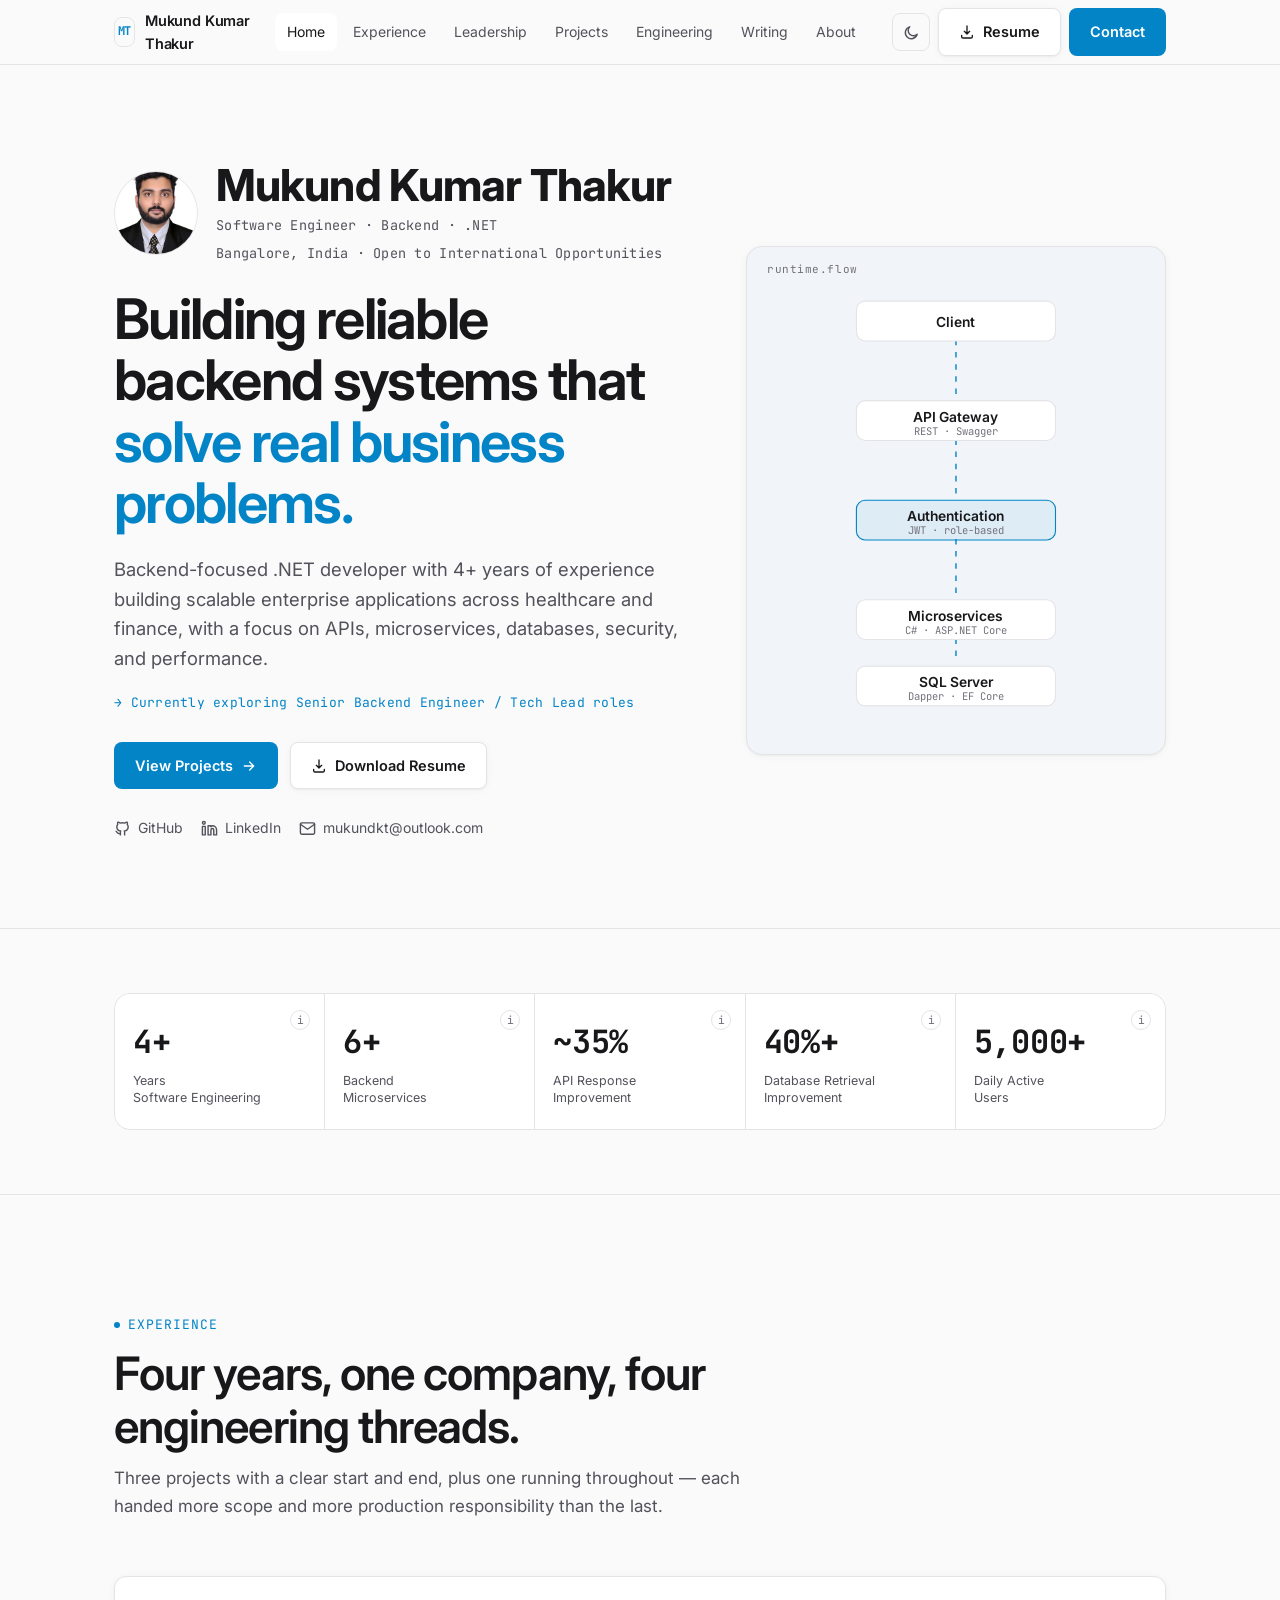
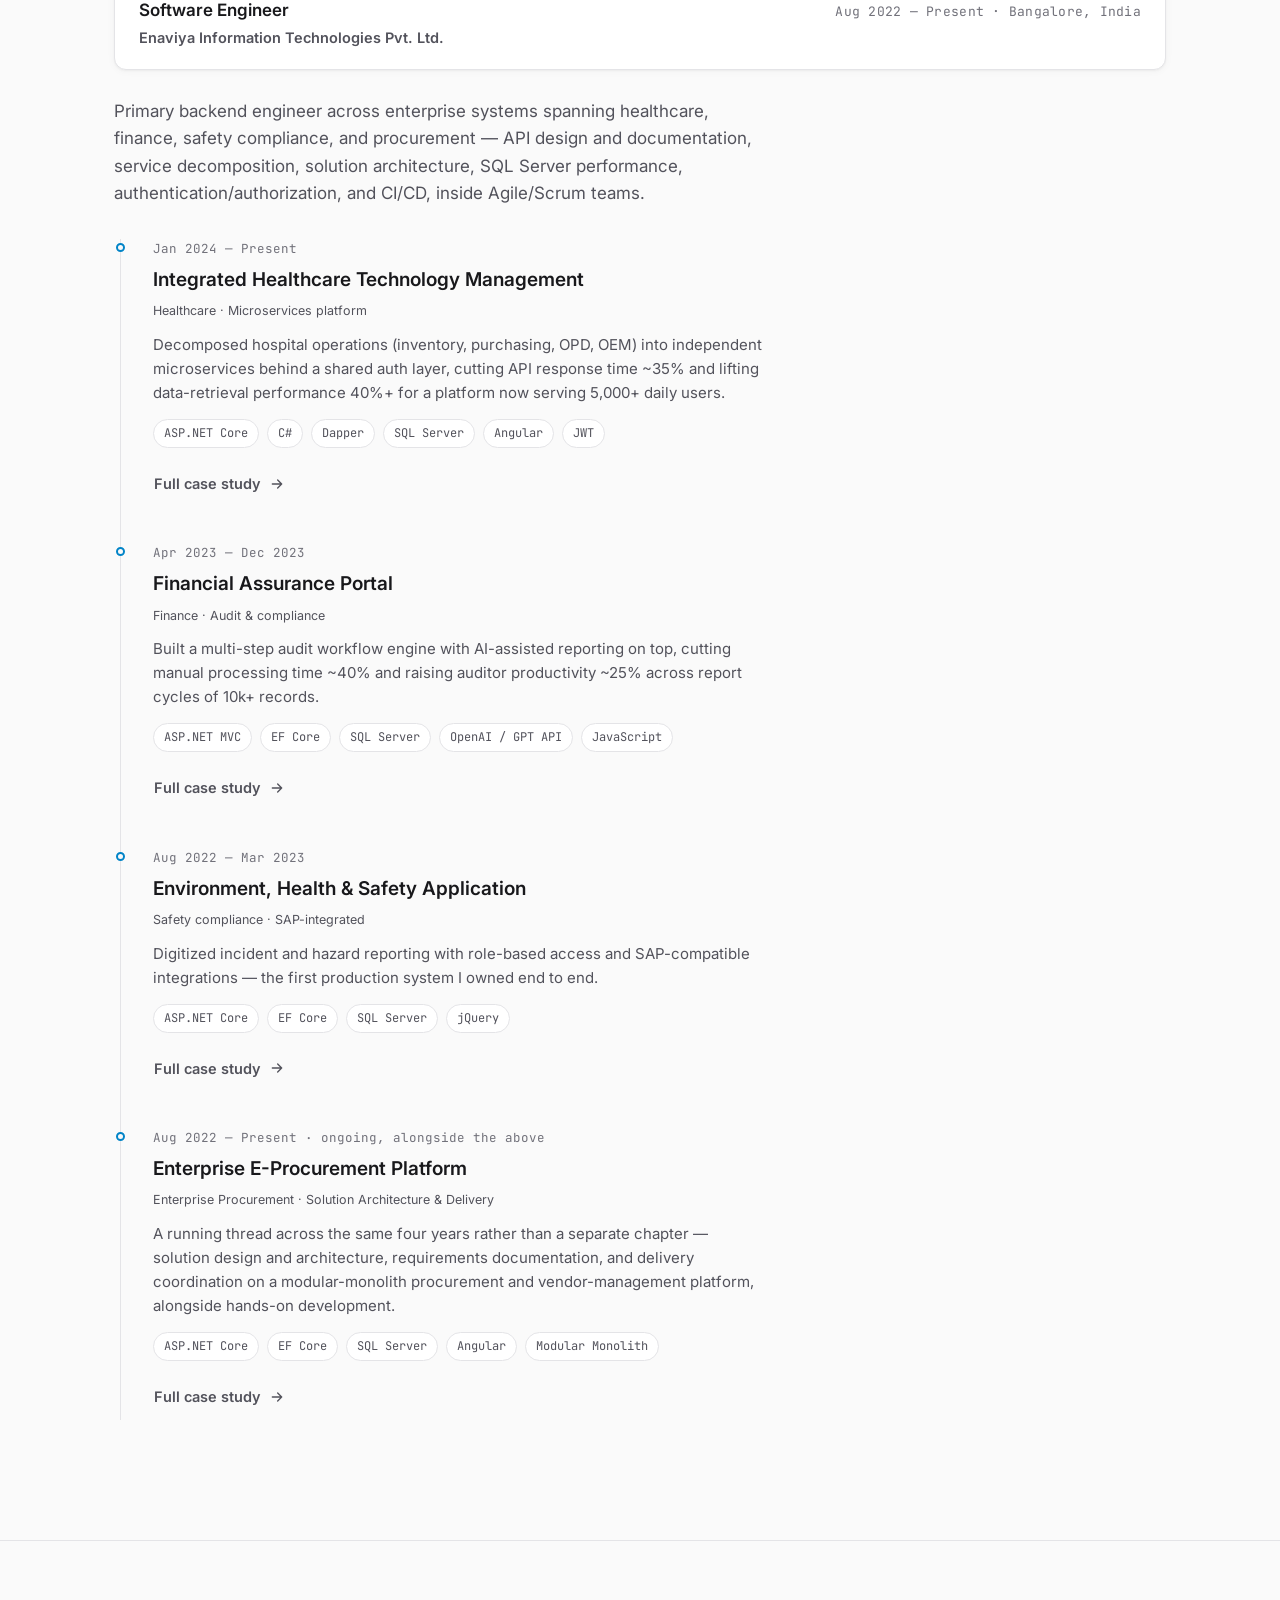
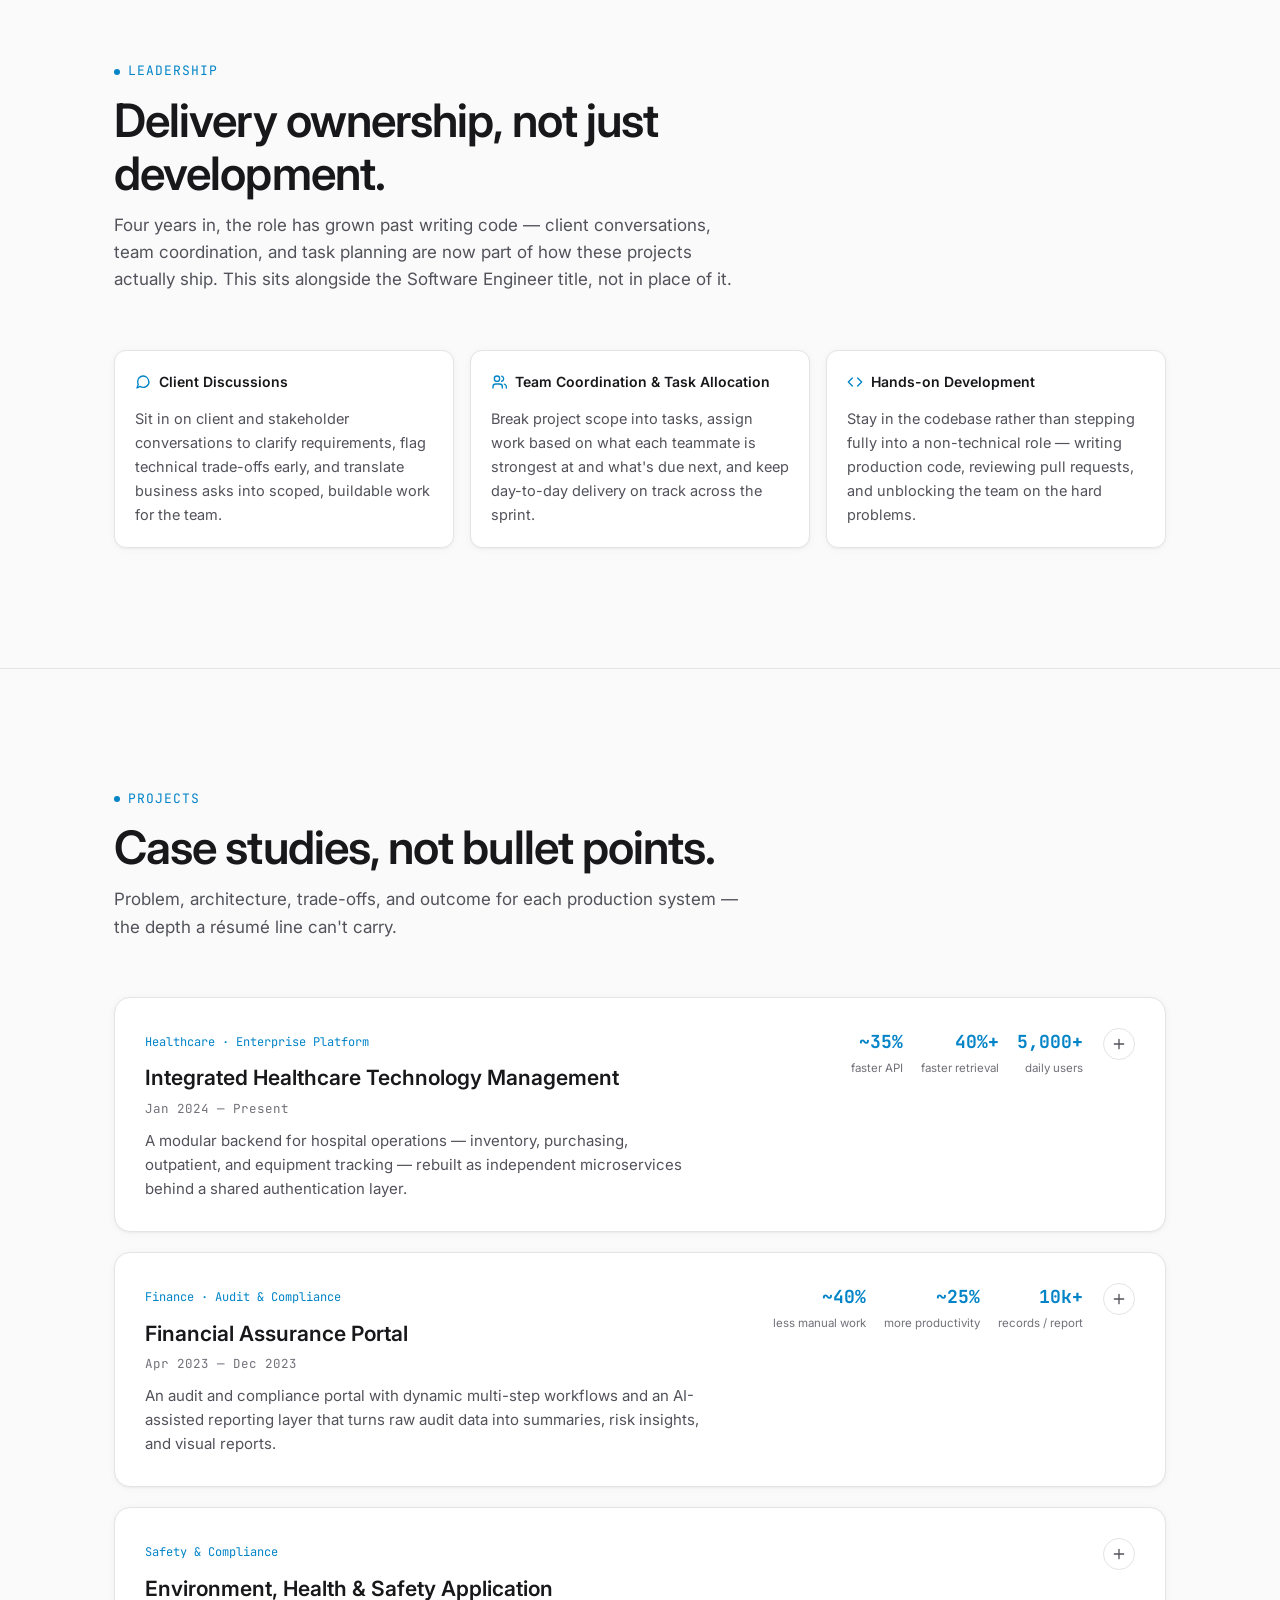
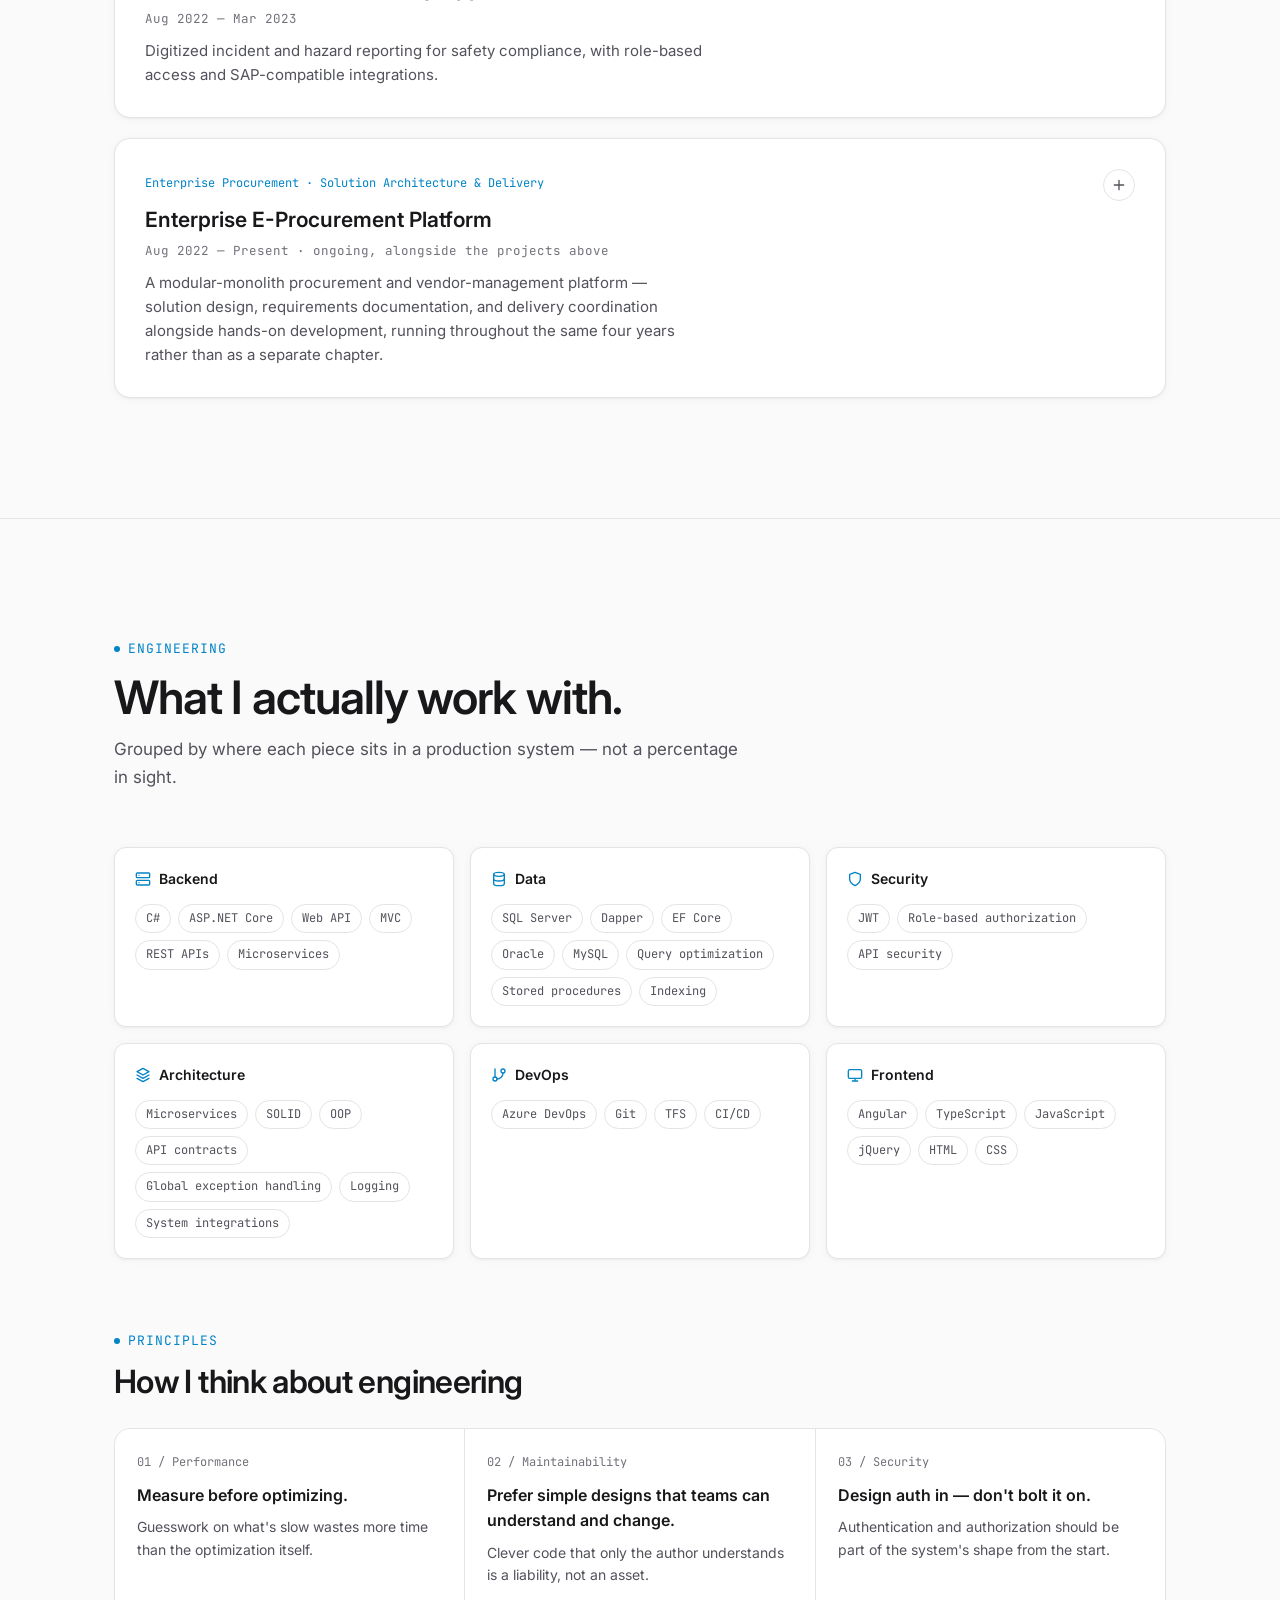
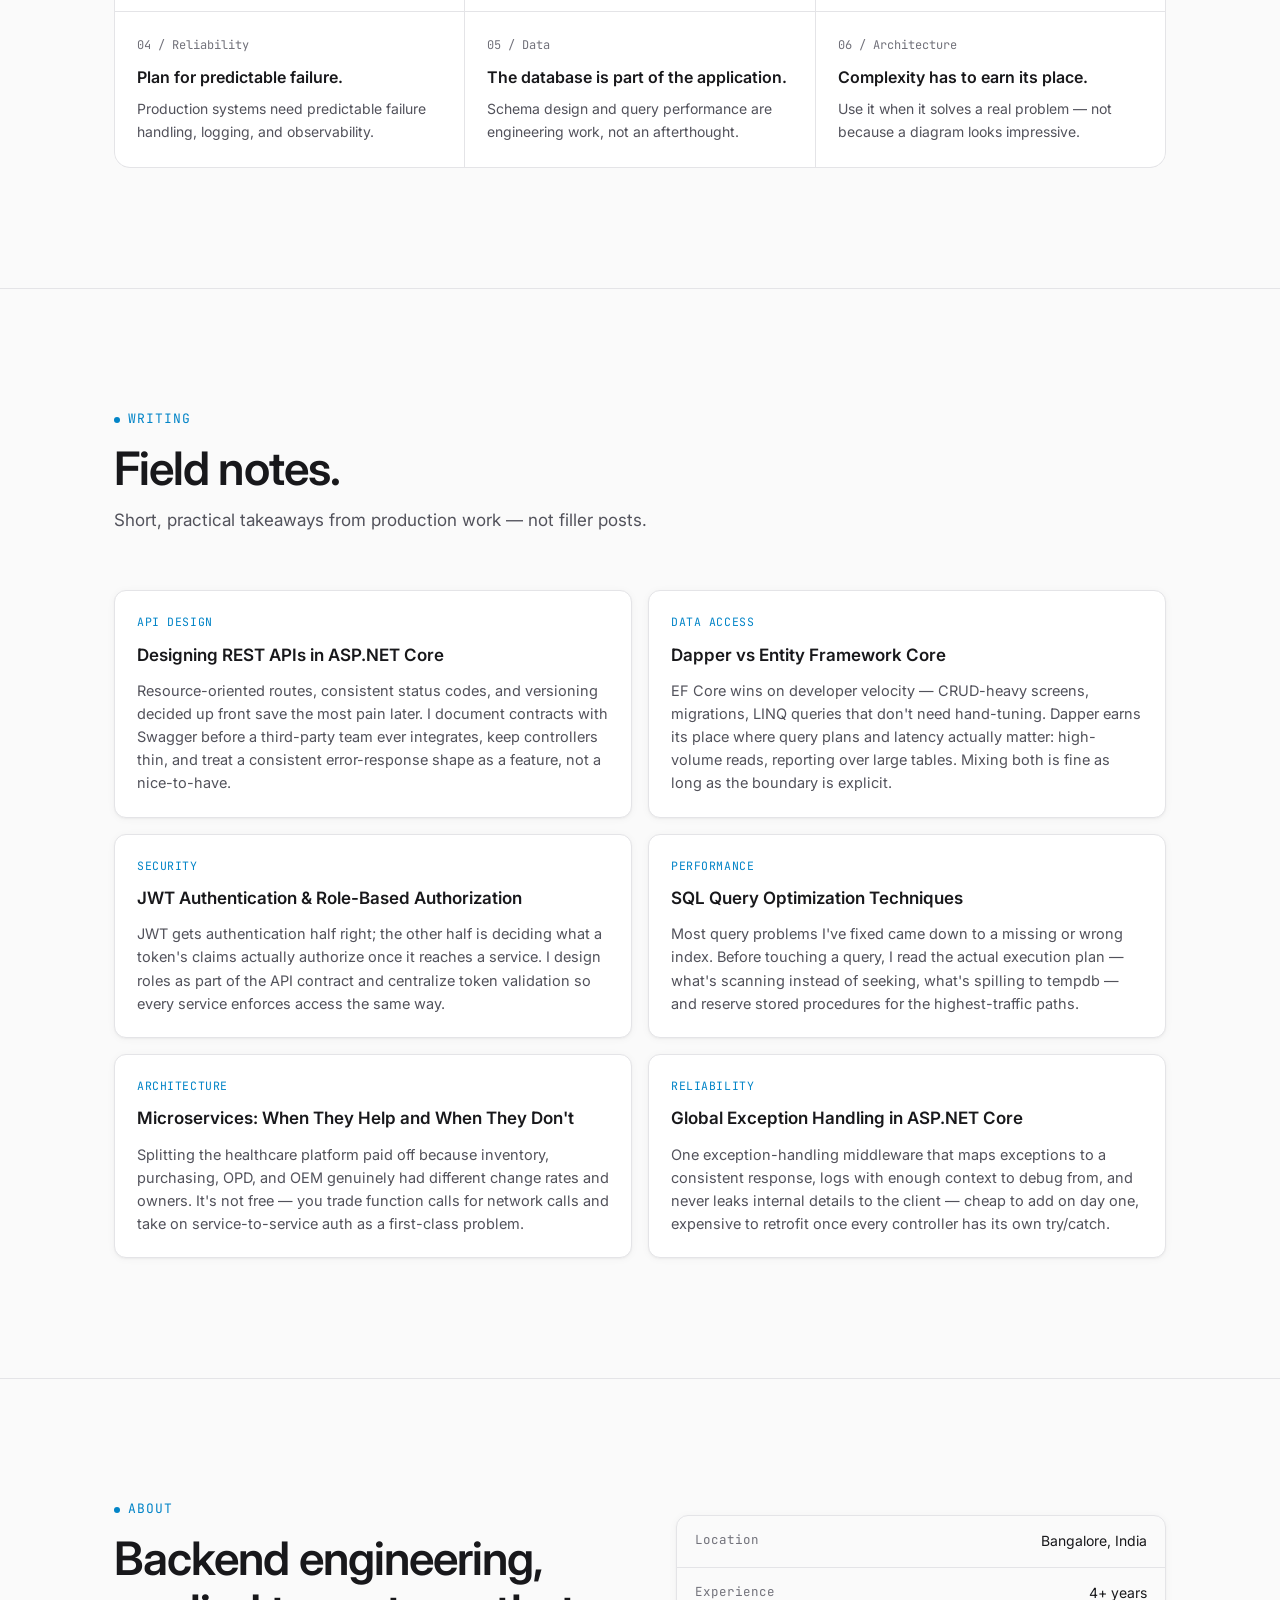
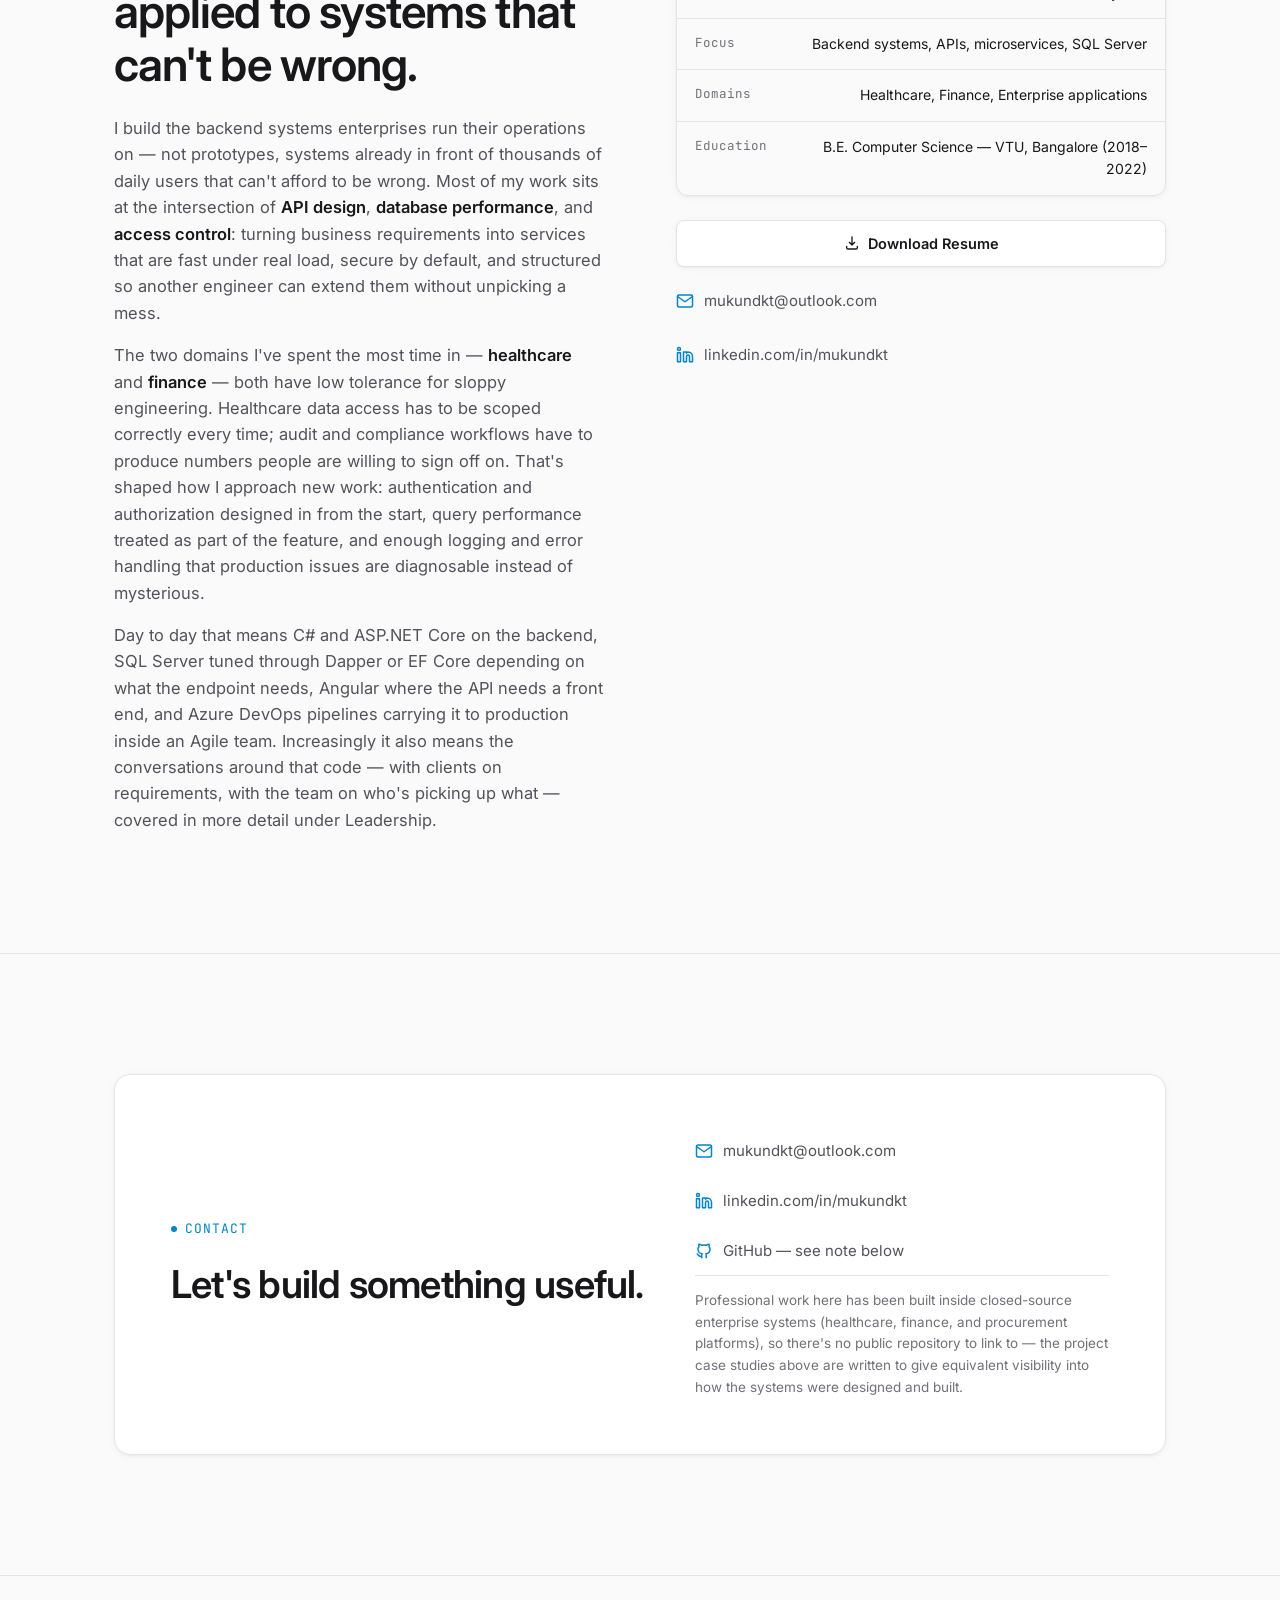
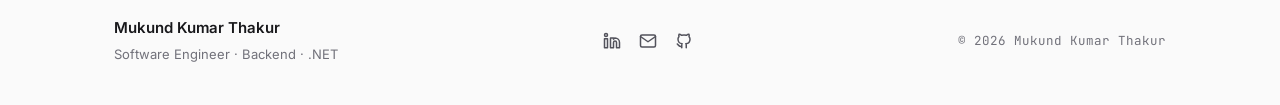
<file: public/index.html>
<!doctype html>
<html lang="en">
<head>
<meta charset="UTF-8">
<meta name="viewport" content="width=device-width, initial-scale=1">
<script>
  (function () {
    try {
      var stored = localStorage.getItem('theme');
      var theme = stored || 'light';
      document.documentElement.setAttribute('data-theme', theme);
    } catch (e) {}
  })();
</script>
<title>Mukund Kumar Thakur | Software Engineer</title>
<meta name="description" content="Mukund Kumar Thakur — Software Engineer specializing in .NET, C#, ASP.NET Core, and microservices. 4+ years building backend systems, REST APIs, and SQL Server-backed platforms for healthcare and finance.">
<meta name="author" content="Mukund Kumar Thakur">
<link rel="canonical" href="https://portfolio-code-raiders.vercel.app/">

<!-- Open Graph -->
<meta property="og:type" content="website">
<meta property="og:title" content="Mukund Kumar Thakur | Software Engineer">
<meta property="og:description" content="Backend-focused .NET developer with 4+ years of experience building scalable enterprise applications across healthcare and finance — APIs, microservices, databases, security, performance.">
<meta property="og:url" content="https://portfolio-code-raiders.vercel.app/">
<meta property="og:site_name" content="Mukund Kumar Thakur">
<meta property="og:image" content="https://portfolio-code-raiders.vercel.app/og-image.png">
<meta property="og:image:width" content="1200">
<meta property="og:image:height" content="630">

<!-- Twitter -->
<meta name="twitter:card" content="summary_large_image">
<meta name="twitter:title" content="Mukund Kumar Thakur | Software Engineer">
<meta name="twitter:description" content="Backend-focused .NET developer — APIs, microservices, SQL Server, security, and performance for healthcare and finance platforms.">
<meta name="twitter:image" content="https://portfolio-code-raiders.vercel.app/og-image.png">

<link rel="icon" type="image/svg+xml" href="favicon.svg">
<meta name="theme-color" content="#FAFAFA">

<link rel="preconnect" href="https://fonts.googleapis.com">
<link rel="preconnect" href="https://fonts.gstatic.com" crossorigin>
<link href="https://fonts.googleapis.com/css2?family=Inter:wght@400;500;600;650;700&family=JetBrains+Mono:wght@400;500;600;700&display=swap" rel="stylesheet">
<link rel="stylesheet" href="styles.css">
<noscript><style>.reveal { opacity: 1 !important; transform: none !important; }</style></noscript>

<script type="application/ld+json">
{
  "@context": "https://schema.org",
  "@type": "Person",
  "name": "Mukund Kumar Thakur",
  "jobTitle": "Software Engineer",
  "url": "https://portfolio-code-raiders.vercel.app/",
  "email": "mailto:mukundkt@outlook.com",
  "address": { "@type": "PostalAddress", "addressLocality": "Bangalore", "addressCountry": "IN" },
  "sameAs": ["https://www.linkedin.com/in/mukundkt/"],
  "knowsAbout": ["C#", "ASP.NET Core", "Microservices", "REST APIs", "SQL Server", "Angular"]
}
</script>
</head>
<body>

<a class="skip-link" href="#main">Skip to content</a>

<!-- Icon sprite -->
<svg width="0" height="0" style="position:absolute" aria-hidden="true">
  <defs>
    <symbol id="icon-mail" viewBox="0 0 24 24" fill="none" stroke="currentColor" stroke-width="2" stroke-linecap="round" stroke-linejoin="round">
      <rect x="2" y="4" width="20" height="16" rx="2"/><path d="m22 6-10 7L2 6"/>
    </symbol>
    <symbol id="icon-linkedin" viewBox="0 0 24 24" fill="none" stroke="currentColor" stroke-width="2" stroke-linecap="round" stroke-linejoin="round">
      <path d="M16 8a6 6 0 0 1 6 6v7h-4v-7a2 2 0 0 0-4 0v7h-4V8h4v1.5A5.98 5.98 0 0 1 16 8Z"/>
      <rect x="2" y="9" width="4" height="12"/><circle cx="4" cy="4" r="2"/>
    </symbol>
    <symbol id="icon-github" viewBox="0 0 24 24" fill="none" stroke="currentColor" stroke-width="2" stroke-linecap="round" stroke-linejoin="round">
      <path d="M9 19c-4.3 1.4-4.3-2.5-6-3m12 5v-3.5c0-1 .1-1.4-.5-2 2.8-.3 5.5-1.4 5.5-6a4.6 4.6 0 0 0-1.3-3.2 4.2 4.2 0 0 0-.1-3.2s-1.1-.3-3.5 1.3a12.3 12.3 0 0 0-6.2 0C6.5 2.8 5.4 3.1 5.4 3.1a4.2 4.2 0 0 0-.1 3.2A4.6 4.6 0 0 0 4 9.5c0 4.6 2.7 5.7 5.5 6-.6.6-.6 1.2-.5 2V21"/>
    </symbol>
    <symbol id="icon-download" viewBox="0 0 24 24" fill="none" stroke="currentColor" stroke-width="2" stroke-linecap="round" stroke-linejoin="round">
      <path d="M12 3v12m0 0 4-4m-4 4-4-4M4 17v2a2 2 0 0 0 2 2h12a2 2 0 0 0 2-2v-2"/>
    </symbol>
    <symbol id="icon-arrow-right" viewBox="0 0 24 24" fill="none" stroke="currentColor" stroke-width="2" stroke-linecap="round" stroke-linejoin="round">
      <path d="M5 12h14m-6-6 6 6-6 6"/>
    </symbol>
    <symbol id="icon-menu" viewBox="0 0 24 24" fill="none" stroke="currentColor" stroke-width="2" stroke-linecap="round" stroke-linejoin="round">
      <path d="M4 7h16M4 12h16M4 17h16"/>
    </symbol>
    <symbol id="icon-close" viewBox="0 0 24 24" fill="none" stroke="currentColor" stroke-width="2" stroke-linecap="round" stroke-linejoin="round">
      <path d="M18 6 6 18M6 6l12 12"/>
    </symbol>
    <symbol id="icon-plus" viewBox="0 0 24 24" fill="none" stroke="currentColor" stroke-width="2" stroke-linecap="round" stroke-linejoin="round">
      <path d="M12 5v14M5 12h14"/>
    </symbol>
    <symbol id="icon-server" viewBox="0 0 24 24" fill="none" stroke="currentColor" stroke-width="2" stroke-linecap="round" stroke-linejoin="round">
      <rect x="2" y="3" width="20" height="7" rx="1.5"/><rect x="2" y="14" width="20" height="7" rx="1.5"/>
      <path d="M6 6.5h.01M6 17.5h.01"/>
    </symbol>
    <symbol id="icon-database" viewBox="0 0 24 24" fill="none" stroke="currentColor" stroke-width="2" stroke-linecap="round" stroke-linejoin="round">
      <ellipse cx="12" cy="5" rx="8" ry="3"/><path d="M4 5v14c0 1.7 3.6 3 8 3s8-1.3 8-3V5"/><path d="M4 12c0 1.7 3.6 3 8 3s8-1.3 8-3"/>
    </symbol>
    <symbol id="icon-shield" viewBox="0 0 24 24" fill="none" stroke="currentColor" stroke-width="2" stroke-linecap="round" stroke-linejoin="round">
      <path d="M12 22s8-4 8-10V5l-8-3-8 3v7c0 6 8 10 8 10Z"/>
    </symbol>
    <symbol id="icon-layers" viewBox="0 0 24 24" fill="none" stroke="currentColor" stroke-width="2" stroke-linecap="round" stroke-linejoin="round">
      <path d="m12 2 9 5-9 5-9-5 9-5Z"/><path d="m3 12 9 5 9-5"/><path d="m3 17 9 5 9-5"/>
    </symbol>
    <symbol id="icon-git-branch" viewBox="0 0 24 24" fill="none" stroke="currentColor" stroke-width="2" stroke-linecap="round" stroke-linejoin="round">
      <line x1="6" y1="3" x2="6" y2="15"/><circle cx="18" cy="6" r="3"/><circle cx="6" cy="18" r="3"/>
      <path d="M18 9a9 9 0 0 1-9 9"/>
    </symbol>
    <symbol id="icon-monitor" viewBox="0 0 24 24" fill="none" stroke="currentColor" stroke-width="2" stroke-linecap="round" stroke-linejoin="round">
      <rect x="2" y="4" width="20" height="13" rx="2"/><path d="M8 21h8M12 17v4"/>
    </symbol>
    <symbol id="icon-users" viewBox="0 0 24 24" fill="none" stroke="currentColor" stroke-width="2" stroke-linecap="round" stroke-linejoin="round">
      <path d="M17 21v-2a4 4 0 0 0-4-4H7a4 4 0 0 0-4 4v2"/><circle cx="9" cy="7" r="4"/>
      <path d="M23 21v-2a4 4 0 0 0-3-3.87M16 3.13a4 4 0 0 1 0 7.75"/>
    </symbol>
    <symbol id="icon-message" viewBox="0 0 24 24" fill="none" stroke="currentColor" stroke-width="2" stroke-linecap="round" stroke-linejoin="round">
      <path d="M21 11.5a8.38 8.38 0 0 1-4.5 7.4 8.5 8.5 0 0 1-8.9-.3L3 21l1.9-5.7a8.38 8.38 0 0 1-.9-3.8 8.5 8.5 0 0 1 8-8.5h.5a8.48 8.48 0 0 1 8 8v.5Z"/>
    </symbol>
    <symbol id="icon-code" viewBox="0 0 24 24" fill="none" stroke="currentColor" stroke-width="2" stroke-linecap="round" stroke-linejoin="round">
      <polyline points="16 18 22 12 16 6"/><polyline points="8 6 2 12 8 18"/>
    </symbol>
    <symbol id="icon-sun" viewBox="0 0 24 24" fill="none" stroke="currentColor" stroke-width="2" stroke-linecap="round" stroke-linejoin="round">
      <circle cx="12" cy="12" r="4"/>
      <path d="M12 2v2M12 20v2M4.93 4.93l1.41 1.41M17.66 17.66l1.41 1.41M2 12h2M20 12h2M4.93 19.07l1.41-1.41M17.66 6.34l1.41-1.41"/>
    </symbol>
    <symbol id="icon-moon" viewBox="0 0 24 24" fill="none" stroke="currentColor" stroke-width="2" stroke-linecap="round" stroke-linejoin="round">
      <path d="M20 14.5A8.5 8.5 0 1 1 9.5 4a7 7 0 0 0 10.5 10.5Z"/>
    </symbol>
  </defs>
</svg>

<header class="nav">
  <div class="nav-inner">
    <a class="brand" href="#home" aria-label="Mukund Kumar Thakur — home">
      <span class="brand-mark" aria-hidden="true">MT</span>
      <span class="brand-name">Mukund Kumar Thakur</span>
    </a>
    <nav class="nav-links" aria-label="Primary">
      <a href="#home">Home</a>
      <a href="#experience">Experience</a>
      <a href="#leadership">Leadership</a>
      <a href="#projects">Projects</a>
      <a href="#engineering">Engineering</a>
      <a href="#writing">Writing</a>
      <a href="#about">About</a>
    </nav>
    <div class="nav-right">
      <button class="theme-toggle" id="theme-toggle" aria-label="Switch to light theme">
        <svg width="17" height="17" aria-hidden="true" class="icon-sun"><use href="#icon-sun"/></svg>
        <svg width="17" height="17" aria-hidden="true" class="icon-moon"><use href="#icon-moon"/></svg>
      </button>
      <a class="btn btn-secondary" href="Mukund_Kumar_Thakur_Resume.pdf" download>
        <svg width="16" height="16" aria-hidden="true"><use href="#icon-download"/></svg>
        <span>Resume</span>
      </a>
      <a class="btn btn-primary" href="#contact">
        <span>Contact</span>
      </a>
      <button class="nav-toggle" id="nav-toggle" aria-label="Open menu" aria-expanded="false" aria-controls="mobile-menu">
        <svg width="20" height="20" aria-hidden="true"><use href="#icon-menu"/></svg>
      </button>
    </div>
  </div>
</header>

<div class="mobile-menu" id="mobile-menu">
  <ul>
    <li><a href="#home">Home</a></li>
    <li><a href="#experience">Experience</a></li>
    <li><a href="#leadership">Leadership</a></li>
    <li><a href="#projects">Projects</a></li>
    <li><a href="#engineering">Engineering</a></li>
    <li><a href="#writing">Writing</a></li>
    <li><a href="#about">About</a></li>
    <li><a href="#contact">Contact</a></li>
  </ul>
  <div class="nav-right">
    <button class="theme-toggle theme-toggle-mobile" id="theme-toggle-mobile" aria-label="Switch to light theme">
      <svg width="17" height="17" aria-hidden="true" class="icon-sun"><use href="#icon-sun"/></svg>
      <svg width="17" height="17" aria-hidden="true" class="icon-moon"><use href="#icon-moon"/></svg>
      <span class="theme-toggle-label">Light mode</span>
    </button>
    <a class="btn btn-secondary" href="Mukund_Kumar_Thakur_Resume.pdf" download>
      <svg width="16" height="16" aria-hidden="true"><use href="#icon-download"/></svg>
      <span>Download Resume</span>
    </a>
  </div>
</div>

<main id="main">

  <!-- ============================= HOME / HERO ============================= -->
  <section id="home" class="hero" aria-labelledby="hero-heading">
    <div class="container hero-grid">
      <div class="hero-copy reveal">
        <div class="hero-identity">
          <img class="hero-avatar" src="mukund-avatar.jpg" alt="Portrait of Mukund Kumar Thakur" width="84" height="84">
          <div>
            <p class="hero-name">Mukund Kumar Thakur</p>
            <p class="hero-role text-mono">Software Engineer · Backend · .NET</p>
            <p class="hero-role text-mono">Bangalore, India · Open to International Opportunities</p>
          </div>
        </div>
        <h1 id="hero-heading">Building reliable backend systems that <span class="accent-text">solve real business problems.</span></h1>
        <p class="hero-sub">Backend-focused .NET developer with 4+ years of experience building scalable enterprise applications across healthcare and finance, with a focus on APIs, microservices, databases, security, and performance.</p>
        <p class="hero-target text-mono">→ Currently exploring Senior Backend Engineer / Tech Lead roles</p>
        <div class="hero-cta">
          <a class="btn btn-primary" href="#projects">
            <span>View Projects</span>
            <svg width="16" height="16" aria-hidden="true"><use href="#icon-arrow-right"/></svg>
          </a>
          <a class="btn btn-secondary" href="Mukund_Kumar_Thakur_Resume.pdf" download>
            <svg width="16" height="16" aria-hidden="true"><use href="#icon-download"/></svg>
            <span>Download Resume</span>
          </a>
        </div>
        <div class="hero-meta">
          <a href="#contact" title="Professional work is closed-source — see the Contact section">
            <svg aria-hidden="true"><use href="#icon-github"/></svg> GitHub
          </a>
          <a href="https://www.linkedin.com/in/mukundkt/" target="_blank" rel="noopener noreferrer">
            <svg aria-hidden="true"><use href="#icon-linkedin"/></svg> LinkedIn
          </a>
          <a href="mailto:mukundkt@outlook.com">
            <svg aria-hidden="true"><use href="#icon-mail"/></svg> mukundkt@outlook.com
          </a>
        </div>
      </div>

      <div class="hero-visual reveal">
        <svg class="diagram" viewBox="0 0 320 400" xmlns="http://www.w3.org/2000/svg" role="img" aria-label="Diagram: Client connects through an API Gateway, then Authentication, into Microservices, backed by SQL Server">
          <line class="flow-line animated" x1="160" y1="55" x2="160" y2="105"/>
          <line class="flow-line animated" x1="160" y1="145" x2="160" y2="195"/>
          <line class="flow-line animated" x1="160" y1="235" x2="160" y2="285"/>
          <line class="flow-line animated" x1="160" y1="325" x2="160" y2="345"/>

          <rect class="node-rect" x="70" y="20" width="180" height="36" rx="8"/>
          <text class="node-label" x="160" y="43">Client</text>

          <rect class="node-rect" x="70" y="110" width="180" height="36" rx="8"/>
          <text class="node-label" x="160" y="129">API Gateway</text>
          <text class="node-sublabel" x="160" y="141">REST · Swagger</text>

          <rect class="node-rect accent-node" x="70" y="200" width="180" height="36" rx="8"/>
          <text class="node-label" x="160" y="219">Authentication</text>
          <text class="node-sublabel" x="160" y="231">JWT · role-based</text>

          <rect class="node-rect" x="70" y="290" width="180" height="36" rx="8"/>
          <text class="node-label" x="160" y="309">Microservices</text>
          <text class="node-sublabel" x="160" y="321">C# · ASP.NET Core</text>

          <rect class="node-rect" x="70" y="350" width="180" height="36" rx="8"/>
          <text class="node-label" x="160" y="369">SQL Server</text>
          <text class="node-sublabel" x="160" y="381">Dapper · EF Core</text>
        </svg>
      </div>
    </div>
  </section>

  <!-- ============================= SNAPSHOT ============================= -->
  <section class="snapshot" aria-label="Engineering snapshot">
    <div class="container reveal">
      <div class="snapshot-grid">

        <div class="metric-card">
          <button class="metric-info-btn" aria-expanded="false" aria-controls="detail-years" aria-label="More detail about years of software engineering">i</button>
          <div class="metric-value">4+</div>
          <div class="metric-label">Years<br>Software Engineering</div>
          <div class="metric-detail" id="detail-years">Since August 2022 at Enaviya Information Technologies, across healthcare, finance, safety-compliance, and enterprise procurement.</div>
        </div>

        <div class="metric-card">
          <button class="metric-info-btn" aria-expanded="false" aria-controls="detail-services" aria-label="More detail about backend microservices">i</button>
          <div class="metric-value">6+</div>
          <div class="metric-label">Backend<br>Microservices</div>
          <div class="metric-detail" id="detail-services">Inventory, Purchase, OPD, OEM, and supporting services on the healthcare platform — built on ASP.NET Core and C#.</div>
        </div>

        <div class="metric-card">
          <button class="metric-info-btn" aria-expanded="false" aria-controls="detail-api" aria-label="More detail about API response improvement">i</button>
          <div class="metric-value">~35%</div>
          <div class="metric-label">API Response<br>Improvement</div>
          <div class="metric-detail" id="detail-api">From SOLID-driven microservice decomposition on the healthcare platform's highest-traffic endpoints.</div>
        </div>

        <div class="metric-card">
          <button class="metric-info-btn" aria-expanded="false" aria-controls="detail-db" aria-label="More detail about database retrieval improvement">i</button>
          <div class="metric-value">40%+</div>
          <div class="metric-label">Database Retrieval<br>Improvement</div>
          <div class="metric-detail" id="detail-db">Query and stored-procedure optimization via Dapper on high-volume transactional tables.</div>
        </div>

        <div class="metric-card">
          <button class="metric-info-btn" aria-expanded="false" aria-controls="detail-dau" aria-label="More detail about daily active users">i</button>
          <div class="metric-value">5,000+</div>
          <div class="metric-label">Daily Active<br>Users</div>
          <div class="metric-detail" id="detail-dau">Clinical and administrative users on the healthcare platform's Angular front end.</div>
        </div>

      </div>
    </div>
  </section>

  <!-- ============================= EXPERIENCE ============================= -->
  <section id="experience" aria-labelledby="experience-heading">
    <div class="container">
      <div class="section-head reveal">
        <p class="eyebrow">Experience</p>
        <h2 class="section-title" id="experience-heading">Four years, one company, four engineering threads.</h2>
        <p class="section-desc">Three projects with a clear start and end, plus one running throughout — each handed more scope and more production responsibility than the last.</p>
      </div>

      <div class="timeline-header reveal">
        <div>
          <div class="role">Software Engineer</div>
          <div class="company">Enaviya Information Technologies Pvt. Ltd.</div>
        </div>
        <div class="text-mono">Aug 2022 — Present · Bangalore, India</div>
      </div>

      <p class="section-desc reveal" style="margin-bottom:32px;">Primary backend engineer across enterprise systems spanning healthcare, finance, safety compliance, and procurement — API design and documentation, service decomposition, solution architecture, SQL Server performance, authentication/authorization, and CI/CD, inside Agile/Scrum teams.</p>

      <div class="timeline">
        <div class="timeline-item reveal">
          <div class="timeline-period">Jan 2024 — Present</div>
          <h3>Integrated Healthcare Technology Management</h3>
          <span class="timeline-domain">Healthcare · Microservices platform</span>
          <p class="timeline-summary">Decomposed hospital operations (inventory, purchasing, OPD, OEM) into independent microservices behind a shared auth layer, cutting API response time ~35% and lifting data-retrieval performance 40%+ for a platform now serving 5,000+ daily users.</p>
          <div class="timeline-tech">
            <span class="badge">ASP.NET Core</span><span class="badge">C#</span><span class="badge">Dapper</span>
            <span class="badge">SQL Server</span><span class="badge">Angular</span><span class="badge">JWT</span>
          </div>
          <a class="btn btn-ghost" href="#project-healthcare" style="padding-left:0;margin-top:12px;">
            Full case study <svg width="14" height="14" aria-hidden="true"><use href="#icon-arrow-right"/></svg>
          </a>
        </div>

        <div class="timeline-item reveal">
          <div class="timeline-period">Apr 2023 — Dec 2023</div>
          <h3>Financial Assurance Portal</h3>
          <span class="timeline-domain">Finance · Audit &amp; compliance</span>
          <p class="timeline-summary">Built a multi-step audit workflow engine with AI-assisted reporting on top, cutting manual processing time ~40% and raising auditor productivity ~25% across report cycles of 10k+ records.</p>
          <div class="timeline-tech">
            <span class="badge">ASP.NET MVC</span><span class="badge">EF Core</span><span class="badge">SQL Server</span>
            <span class="badge">OpenAI / GPT API</span><span class="badge">JavaScript</span>
          </div>
          <a class="btn btn-ghost" href="#project-financial" style="padding-left:0;margin-top:12px;">
            Full case study <svg width="14" height="14" aria-hidden="true"><use href="#icon-arrow-right"/></svg>
          </a>
        </div>

        <div class="timeline-item reveal">
          <div class="timeline-period">Aug 2022 — Mar 2023</div>
          <h3>Environment, Health &amp; Safety Application</h3>
          <span class="timeline-domain">Safety compliance · SAP-integrated</span>
          <p class="timeline-summary">Digitized incident and hazard reporting with role-based access and SAP-compatible integrations — the first production system I owned end to end.</p>
          <div class="timeline-tech">
            <span class="badge">ASP.NET Core</span><span class="badge">EF Core</span><span class="badge">SQL Server</span><span class="badge">jQuery</span>
          </div>
          <a class="btn btn-ghost" href="#project-ehs" style="padding-left:0;margin-top:12px;">
            Full case study <svg width="14" height="14" aria-hidden="true"><use href="#icon-arrow-right"/></svg>
          </a>
        </div>

        <div class="timeline-item reveal">
          <div class="timeline-period">Aug 2022 — Present · ongoing, alongside the above</div>
          <h3>Enterprise E-Procurement Platform</h3>
          <span class="timeline-domain">Enterprise Procurement · Solution Architecture &amp; Delivery</span>
          <p class="timeline-summary">A running thread across the same four years rather than a separate chapter — solution design and architecture, requirements documentation, and delivery coordination on a modular-monolith procurement and vendor-management platform, alongside hands-on development.</p>
          <div class="timeline-tech">
            <span class="badge">ASP.NET Core</span><span class="badge">EF Core</span><span class="badge">SQL Server</span>
            <span class="badge">Angular</span><span class="badge">Modular Monolith</span>
          </div>
          <a class="btn btn-ghost" href="#project-eprocurement" style="padding-left:0;margin-top:12px;">
            Full case study <svg width="14" height="14" aria-hidden="true"><use href="#icon-arrow-right"/></svg>
          </a>
        </div>
      </div>
    </div>
  </section>

  <!-- ============================= LEADERSHIP ============================= -->
  <section id="leadership" aria-labelledby="leadership-heading">
    <div class="container">
      <div class="section-head reveal">
        <p class="eyebrow">Leadership</p>
        <h2 class="section-title" id="leadership-heading">Delivery ownership, not just development.</h2>
        <p class="section-desc">Four years in, the role has grown past writing code — client conversations, team coordination, and task planning are now part of how these projects actually ship. This sits alongside the Software Engineer title, not in place of it.</p>
      </div>

      <div class="tech-grid reveal">
        <div class="tech-card">
          <h3><svg aria-hidden="true"><use href="#icon-message"/></svg> Client Discussions</h3>
          <p class="leadership-copy">Sit in on client and stakeholder conversations to clarify requirements, flag technical trade-offs early, and translate business asks into scoped, buildable work for the team.</p>
        </div>
        <div class="tech-card">
          <h3><svg aria-hidden="true"><use href="#icon-users"/></svg> Team Coordination &amp; Task Allocation</h3>
          <p class="leadership-copy">Break project scope into tasks, assign work based on what each teammate is strongest at and what's due next, and keep day-to-day delivery on track across the sprint.</p>
        </div>
        <div class="tech-card">
          <h3><svg aria-hidden="true"><use href="#icon-code"/></svg> Hands-on Development</h3>
          <p class="leadership-copy">Stay in the codebase rather than stepping fully into a non-technical role — writing production code, reviewing pull requests, and unblocking the team on the hard problems.</p>
        </div>
      </div>
    </div>
  </section>

  <!-- ============================= PROJECTS ============================= -->
  <section id="projects" aria-labelledby="projects-heading">
    <div class="container">
      <div class="section-head reveal">
        <p class="eyebrow">Projects</p>
        <h2 class="section-title" id="projects-heading">Case studies, not bullet points.</h2>
        <p class="section-desc">Problem, architecture, trade-offs, and outcome for each production system — the depth a résumé line can't carry.</p>
      </div>

      <div class="projects-list reveal">

        <!-- HEALTHCARE -->
        <article class="project-card" id="project-healthcare">
          <details>
            <summary class="project-summary">
              <div class="project-summary-main">
                <span class="project-tag">Healthcare · Enterprise Platform</span>
                <h3>Integrated Healthcare Technology Management</h3>
                <div class="project-period">Jan 2024 — Present</div>
                <p class="project-blurb">A modular backend for hospital operations — inventory, purchasing, outpatient, and equipment tracking — rebuilt as independent microservices behind a shared authentication layer.</p>
              </div>
              <div class="project-summary-side">
                <div class="project-metrics">
                  <div class="project-metric"><div class="val">~35%</div><div class="lbl">faster API</div></div>
                  <div class="project-metric"><div class="val">40%+</div><div class="lbl">faster retrieval</div></div>
                  <div class="project-metric"><div class="val">5,000+</div><div class="lbl">daily users</div></div>
                </div>
                <span class="project-toggle" aria-hidden="true"><svg width="16" height="16"><use href="#icon-plus"/></svg></span>
              </div>
            </summary>

            <div class="project-body">
              <div class="case-study">
                <div class="case-block">
                  <h4>Problem</h4>
                  <p>Inventory, procurement, OPD scheduling, and equipment (OEM) tracking ran as tightly coupled modules — slow under load and hard to change independently as usage scaled.</p>
                </div>
                <div class="case-block">
                  <h4>Context</h4>
                  <p>A production hospital-technology platform used daily by clinical and administrative staff, where every endpoint needs enforced authentication and integration touchpoints need clear, documented contracts.</p>
                </div>
                <div class="case-block">
                  <h4>Architecture</h4>
                  <p>6+ independent microservices (Inventory, Purchase, OPD, OEM, and supporting services) on ASP.NET Core and C#, each with its own Dapper-based data-access boundary, sitting behind a shared JWT authentication/authorization layer and consumed by an Angular 13+ front end. APIs documented and versioned with Swagger.</p>
                </div>
                <div class="case-block">
                  <h4>Implementation</h4>
                  <p>I designed the services' domain logic and API contracts applying SOLID principles, implemented JWT authentication and role-based authorization across services, wrote and optimized the SQL Server queries and stored procedures behind the highest-traffic endpoints, and built the Angular components consuming these APIs in production — plus the shared global exception handling, logging, and Azure DevOps CI/CD pipeline.</p>
                </div>
                <div class="case-block">
                  <h4>Engineering Challenges</h4>
                  <ul>
                    <li>Splitting coupled functionality into independently deployable services without breaking existing integrations</li>
                    <li>Keeping query performance predictable on high-volume transactional tables as usage grew</li>
                    <li>Enforcing consistent auth behavior across every service boundary, not per endpoint</li>
                  </ul>
                </div>
                <div class="case-block">
                  <h4>Trade-offs</h4>
                  <p>Chose Dapper over EF Core on transaction-heavy endpoints — more SQL to write and maintain, in exchange for predictable query plans and lower ORM overhead. Centralized authentication adds a network hop per request, accepted for a single auditable access-control point instead of duplicated auth logic per service.</p>
                </div>
                <div class="case-block">
                  <h4>Performance</h4>
                  <p>Service decomposition plus targeted query/stored-procedure optimization brought API response times down ~35% and data retrieval down 40%+ on the affected high-volume transactions.</p>
                </div>
                <div class="case-block">
                  <h4>Security</h4>
                  <p>JWT-based authentication with role-based authorization enforced at the API layer, scoped so clinical and administrative users reach only the data and actions relevant to their role.</p>
                </div>
                <div class="case-block">
                  <h4>Outcome</h4>
                  <p>A microservices backend serving 5,000+ daily active users across inventory, purchasing, OPD, and OEM workflows, with Swagger contracts letting other internal teams and third-party systems integrate without direct coordination.</p>
                </div>
                <div class="case-block">
                  <h4>Lessons</h4>
                  <p>I'd introduce contract/integration tests between services earlier — relying mainly on manual QA across service boundaries got harder to sustain as the number of services grew.</p>
                </div>
              </div>

              <div class="diagram-wrap">
                <div class="diagram-title">// architecture — healthcare platform</div>
                <svg class="diagram" viewBox="0 0 720 300" xmlns="http://www.w3.org/2000/svg" role="img" aria-label="Angular Client to REST APIs to Authentication and Authorization to four healthcare microservices (Inventory, Purchase, OPD, OEM) to Dapper to SQL Server">
                  <line class="flow-line animated" x1="360" y1="46" x2="360" y2="76"/>
                  <line class="flow-line animated" x1="360" y1="106" x2="360" y2="136"/>
                  <line class="flow-line" x1="360" y1="166" x2="105" y2="196"/>
                  <line class="flow-line" x1="360" y1="166" x2="245" y2="196"/>
                  <line class="flow-line" x1="360" y1="166" x2="385" y2="196"/>
                  <line class="flow-line" x1="360" y1="166" x2="525" y2="196"/>
                  <line class="flow-line animated" x1="105" y1="226" x2="360" y2="256"/>
                  <line class="flow-line animated" x1="245" y1="226" x2="360" y2="256"/>
                  <line class="flow-line animated" x1="385" y1="226" x2="360" y2="256"/>
                  <line class="flow-line animated" x1="525" y1="226" x2="360" y2="256"/>

                  <rect class="node-rect" x="270" y="10" width="180" height="36" rx="8"/>
                  <text class="node-label" x="360" y="33">Angular Client</text>

                  <rect class="node-rect" x="270" y="70" width="180" height="36" rx="8"/>
                  <text class="node-label" x="360" y="93">REST APIs</text>

                  <rect class="node-rect accent-node" x="270" y="130" width="180" height="36" rx="8"/>
                  <text class="node-label" x="360" y="153">Auth / Authorization</text>

                  <rect class="node-rect" x="45" y="190" width="120" height="36" rx="8"/>
                  <text class="node-label" x="105" y="209">Inventory</text>
                  <rect class="node-rect" x="185" y="190" width="120" height="36" rx="8"/>
                  <text class="node-label" x="245" y="209">Purchase</text>
                  <rect class="node-rect" x="325" y="190" width="120" height="36" rx="8"/>
                  <text class="node-label" x="385" y="209">OPD</text>
                  <rect class="node-rect" x="465" y="190" width="120" height="36" rx="8"/>
                  <text class="node-label" x="525" y="209">OEM</text>

                  <rect class="node-rect" x="270" y="250" width="180" height="36" rx="8"/>
                  <text class="node-label" x="360" y="269">Dapper → SQL Server</text>
                </svg>
              </div>
            </div>
          </details>
        </article>

        <!-- FINANCIAL -->
        <article class="project-card" id="project-financial">
          <details>
            <summary class="project-summary">
              <div class="project-summary-main">
                <span class="project-tag">Finance · Audit &amp; Compliance</span>
                <h3>Financial Assurance Portal</h3>
                <div class="project-period">Apr 2023 — Dec 2023</div>
                <p class="project-blurb">An audit and compliance portal with dynamic multi-step workflows and an AI-assisted reporting layer that turns raw audit data into summaries, risk insights, and visual reports.</p>
              </div>
              <div class="project-summary-side">
                <div class="project-metrics">
                  <div class="project-metric"><div class="val">~40%</div><div class="lbl">less manual work</div></div>
                  <div class="project-metric"><div class="val">~25%</div><div class="lbl">more productivity</div></div>
                  <div class="project-metric"><div class="val">10k+</div><div class="lbl">records / report</div></div>
                </div>
                <span class="project-toggle" aria-hidden="true"><svg width="16" height="16"><use href="#icon-plus"/></svg></span>
              </div>
            </summary>

            <div class="project-body">
              <div class="case-study">
                <div class="case-block">
                  <h4>Problem</h4>
                  <p>Audit and compliance reporting was largely manual — auditors assembling findings, risk assessments, and summaries by hand across multi-step review workflows, slow and error-prone as record volumes grew.</p>
                </div>
                <div class="case-block">
                  <h4>Context</h4>
                  <p>An enterprise finance/audit portal used by auditors and business stakeholders who need accurate, defensible reports; workflows vary by audit type, so the system had to model different multi-step processes without hardcoding each one.</p>
                </div>
                <div class="case-block">
                  <h4>Architecture</h4>
                  <p>ASP.NET MVC application backed by SQL Server via EF Core, with a workflow engine modeled using OOP (polymorphism and inheritance) so new audit workflow types are added as new classes rather than new branching logic. An AI-assisted reporting layer calls OpenAI/GPT APIs for on-demand narrative summaries and risk insights, paired with JavaScript-built interactive heatmap visualizations.</p>
                </div>
                <div class="case-block">
                  <h4>Implementation</h4>
                  <p>I built the multi-step workflow model and its OOP class hierarchy, the EF Core data layer and the indexed queries/stored procedures behind report generation, the GPT-API integration for AI-assisted summaries, the heatmap visualizations, and the validation, error-handling, and audit-trail logging needed for compliance readiness — plus branching, code review, and release management through TFS.</p>
                </div>
                <div class="case-block">
                  <h4>Engineering Challenges</h4>
                  <ul>
                    <li>Modeling genuinely different audit workflows through a shared polymorphic structure without the abstraction leaking</li>
                    <li>Keeping report generation fast and accurate over 10k+ records</li>
                    <li>Integrating a third-party AI API into a compliance-sensitive workflow without it becoming a single point of failure</li>
                  </ul>
                </div>
                <div class="case-block">
                  <h4>Trade-offs</h4>
                  <p>GPT-generated summaries are used as an assistive first draft auditors review and adjust, not an autonomous output — trading full automation for auditor trust and compliance defensibility. Report queries were optimized with targeted indexes and stored procedures rather than a broader data-warehouse rework, which fit the timeline but would need revisiting at much larger volumes.</p>
                </div>
                <div class="case-block">
                  <h4>Performance</h4>
                  <p>Indexed queries and custom stored procedures kept report generation responsive across 10k+ records; the workflow and AI-assist changes together cut manual processing time ~40% and lifted auditor productivity ~25%.</p>
                </div>
                <div class="case-block">
                  <h4>Security</h4>
                  <p>Validation, error handling, and audit-trail mechanisms built into the workflow to preserve data accuracy and support compliance review, with controlled, reviewed releases through TFS.</p>
                </div>
                <div class="case-block">
                  <h4>Outcome</h4>
                  <p>Auditors moved from manual report assembly to a workflow-driven portal with AI-assisted drafting and interactive risk visualizations, reducing processing time and increasing throughput on large record sets.</p>
                </div>
                <div class="case-block">
                  <h4>Lessons</h4>
                  <p>Given how much review time the GPT-assisted drafts saved, I'd push earlier for structured prompt templates and output validation around the AI integration, rather than refining that after the workflow engine was already in place.</p>
                </div>
              </div>

              <div class="diagram-wrap">
                <div class="diagram-title">// audit workflow & AI-assisted reporting pipeline</div>
                <svg class="diagram" viewBox="0 0 720 200" xmlns="http://www.w3.org/2000/svg" role="img" aria-label="Audit data intake to multi-step workflow engine to EF Core and SQL Server, branching to AI-assisted reporting and risk heatmap visualization, into auditor review">
                  <line class="flow-line animated" x1="150" y1="38" x2="230" y2="38"/>
                  <line class="flow-line animated" x1="350" y1="38" x2="430" y2="38"/>
                  <line class="flow-line" x1="490" y1="56" x2="490" y2="90" />
                  <line class="flow-line animated" x1="490" y1="90" x2="380" y2="120"/>
                  <line class="flow-line animated" x1="490" y1="90" x2="600" y2="120"/>
                  <line class="flow-line animated" x1="380" y1="150" x2="490" y2="176"/>
                  <line class="flow-line animated" x1="600" y1="150" x2="490" y2="176"/>

                  <rect class="node-rect" x="20" y="20" width="130" height="36" rx="8"/>
                  <text class="node-label" x="85" y="43">Audit Intake</text>

                  <rect class="node-rect" x="230" y="20" width="120" height="36" rx="8"/>
                  <text class="node-label" x="290" y="43">Workflow Engine</text>

                  <rect class="node-rect accent-node" x="430" y="20" width="120" height="36" rx="8"/>
                  <text class="node-label" x="490" y="39">EF Core</text>
                  <text class="node-sublabel" x="490" y="51">SQL Server</text>

                  <rect class="node-rect" x="320" y="120" width="120" height="30" rx="8"/>
                  <text class="node-label" x="380" y="139" style="font-size:11px">AI Reporting</text>
                  <rect class="node-rect" x="540" y="120" width="120" height="30" rx="8"/>
                  <text class="node-label" x="600" y="139" style="font-size:11px">Risk Heatmap</text>

                  <text class="node-sublabel" x="490" y="190">Auditor Review</text>
                </svg>
              </div>
            </div>
          </details>
        </article>

        <!-- EHS -->
        <article class="project-card" id="project-ehs">
          <details>
            <summary class="project-summary">
              <div class="project-summary-main">
                <span class="project-tag">Safety &amp; Compliance</span>
                <h3>Environment, Health &amp; Safety Application</h3>
                <div class="project-period">Aug 2022 — Mar 2023</div>
                <p class="project-blurb">Digitized incident and hazard reporting for safety compliance, with role-based access and SAP-compatible integrations.</p>
              </div>
              <span class="project-toggle" aria-hidden="true"><svg width="16" height="16"><use href="#icon-plus"/></svg></span>
            </summary>

            <div class="project-body">
              <div class="case-study">
                <div class="case-block full">
                  <h4>Problem</h4>
                  <p>Incident and hazard reporting was handled outside any central system, making it hard to enforce consistent data capture, controlled visibility, and downstream reporting across departments.</p>
                </div>
                <div class="case-block full">
                  <h4>Solution</h4>
                  <p>Built the incident and hazard reporting modules on ASP.NET Core, C#, and jQuery, using Entity Framework Core against SQL Server to keep data integrity across departments. Added role-based access and validation logic so records were captured accurately and visible only to the right roles, integrated third-party APIs to keep the system SAP-compatible for downstream reporting, and added logging and error handling to make production issues traceable.</p>
                </div>
                <div class="case-block full">
                  <h4>Engineering notes</h4>
                  <p>My first production system end to end at Enaviya. The role-based-access and logging/error-handling patterns built here carried forward into how the later healthcare-platform services were structured.</p>
                </div>
              </div>
            </div>
          </details>
        </article>

        <!-- E-PROCUREMENT -->
        <article class="project-card" id="project-eprocurement">
          <details>
            <summary class="project-summary">
              <div class="project-summary-main">
                <span class="project-tag">Enterprise Procurement · Solution Architecture &amp; Delivery</span>
                <h3>Enterprise E-Procurement Platform</h3>
                <div class="project-period">Aug 2022 — Present · ongoing, alongside the projects above</div>
                <p class="project-blurb">A modular-monolith procurement and vendor-management platform — solution design, requirements documentation, and delivery coordination alongside hands-on development, running throughout the same four years rather than as a separate chapter.</p>
              </div>
              <span class="project-toggle" aria-hidden="true"><svg width="16" height="16"><use href="#icon-plus"/></svg></span>
            </summary>

            <div class="project-body">
              <div class="case-study">
                <div class="case-block full">
                  <h4>Role</h4>
                  <p>Alongside the individual-contributor work on the three projects above, this has been a running thread across the same four years — contributing to solution design and system architecture, writing and maintaining requirements documentation, and coordinating delivery across the team, while staying hands-on with development rather than moving fully into a non-technical role.</p>
                </div>
                <div class="case-block full">
                  <h4>Scope &amp; Architecture</h4>
                  <p>The platform is a modular-monolith .NET backend (ASP.NET Core, EF Core, SQL Server) split into domain modules — vendor management, procurement workflows, budgets, identity, and others — behind a single API host, with an Angular front end and cross-module communication handled through a shared contracts layer, each module owning its own database schema rather than a shared one.</p>
                </div>
                <div class="case-block full">
                  <h4>Engineering notes</h4>
                  <p>Splitting time between solution design and hands-on delivery on the same platform means architectural decisions don't stay abstract for long — a call made in a requirements or design discussion is usually one I'm also implementing or supporting the team through soon after.</p>
                </div>
              </div>
            </div>
          </details>
        </article>

      </div>
    </div>
  </section>

  <!-- ============================= ENGINEERING ============================= -->
  <section id="engineering" aria-labelledby="engineering-heading">
    <div class="container">
      <div class="section-head reveal">
        <p class="eyebrow">Engineering</p>
        <h2 class="section-title" id="engineering-heading">What I actually work with.</h2>
        <p class="section-desc">Grouped by where each piece sits in a production system — not a percentage in sight.</p>
      </div>

      <div class="tech-grid reveal">
        <div class="tech-card">
          <h3><svg aria-hidden="true"><use href="#icon-server"/></svg> Backend</h3>
          <div class="tech-tags">
            <span class="badge">C#</span><span class="badge">ASP.NET Core</span><span class="badge">Web API</span>
            <span class="badge">MVC</span><span class="badge">REST APIs</span><span class="badge">Microservices</span>
          </div>
        </div>
        <div class="tech-card">
          <h3><svg aria-hidden="true"><use href="#icon-database"/></svg> Data</h3>
          <div class="tech-tags">
            <span class="badge">SQL Server</span><span class="badge">Dapper</span><span class="badge">EF Core</span>
            <span class="badge">Oracle</span><span class="badge">MySQL</span><span class="badge">Query optimization</span>
            <span class="badge">Stored procedures</span><span class="badge">Indexing</span>
          </div>
        </div>
        <div class="tech-card">
          <h3><svg aria-hidden="true"><use href="#icon-shield"/></svg> Security</h3>
          <div class="tech-tags">
            <span class="badge">JWT</span><span class="badge">Role-based authorization</span><span class="badge">API security</span>
          </div>
        </div>
        <div class="tech-card">
          <h3><svg aria-hidden="true"><use href="#icon-layers"/></svg> Architecture</h3>
          <div class="tech-tags">
            <span class="badge">Microservices</span><span class="badge">SOLID</span><span class="badge">OOP</span>
            <span class="badge">API contracts</span><span class="badge">Global exception handling</span>
            <span class="badge">Logging</span><span class="badge">System integrations</span>
          </div>
        </div>
        <div class="tech-card">
          <h3><svg aria-hidden="true"><use href="#icon-git-branch"/></svg> DevOps</h3>
          <div class="tech-tags">
            <span class="badge">Azure DevOps</span><span class="badge">Git</span><span class="badge">TFS</span><span class="badge">CI/CD</span>
          </div>
        </div>
        <div class="tech-card">
          <h3><svg aria-hidden="true"><use href="#icon-monitor"/></svg> Frontend</h3>
          <div class="tech-tags">
            <span class="badge">Angular</span><span class="badge">TypeScript</span><span class="badge">JavaScript</span>
            <span class="badge">jQuery</span><span class="badge">HTML</span><span class="badge">CSS</span>
          </div>
        </div>
      </div>

      <div class="principles reveal">
        <div class="section-head" style="margin-bottom:28px;">
          <p class="eyebrow">Principles</p>
          <h2 class="section-title" style="font-size:clamp(1.4rem,2.6vw,2rem);">How I think about engineering</h2>
        </div>
        <div class="principles-grid">
          <div class="principle-card">
            <div class="principle-num">01 / Performance</div>
            <h3>Measure before optimizing.</h3>
            <p>Guesswork on what's slow wastes more time than the optimization itself.</p>
          </div>
          <div class="principle-card">
            <div class="principle-num">02 / Maintainability</div>
            <h3>Prefer simple designs that teams can understand and change.</h3>
            <p>Clever code that only the author understands is a liability, not an asset.</p>
          </div>
          <div class="principle-card">
            <div class="principle-num">03 / Security</div>
            <h3>Design auth in — don't bolt it on.</h3>
            <p>Authentication and authorization should be part of the system's shape from the start.</p>
          </div>
          <div class="principle-card">
            <div class="principle-num">04 / Reliability</div>
            <h3>Plan for predictable failure.</h3>
            <p>Production systems need predictable failure handling, logging, and observability.</p>
          </div>
          <div class="principle-card">
            <div class="principle-num">05 / Data</div>
            <h3>The database is part of the application.</h3>
            <p>Schema design and query performance are engineering work, not an afterthought.</p>
          </div>
          <div class="principle-card">
            <div class="principle-num">06 / Architecture</div>
            <h3>Complexity has to earn its place.</h3>
            <p>Use it when it solves a real problem — not because a diagram looks impressive.</p>
          </div>
        </div>
      </div>
    </div>
  </section>

  <!-- ============================= WRITING ============================= -->
  <section id="writing" aria-labelledby="writing-heading">
    <div class="container">
      <div class="section-head reveal">
        <p class="eyebrow">Writing</p>
        <h2 class="section-title" id="writing-heading">Field notes.</h2>
        <p class="section-desc">Short, practical takeaways from production work — not filler posts.</p>
      </div>

      <div class="writing-grid reveal">
        <div class="article-card">
          <div class="article-topic">API Design</div>
          <h3>Designing REST APIs in ASP.NET Core</h3>
          <p>Resource-oriented routes, consistent status codes, and versioning decided up front save the most pain later. I document contracts with Swagger before a third-party team ever integrates, keep controllers thin, and treat a consistent error-response shape as a feature, not a nice-to-have.</p>
        </div>
        <div class="article-card">
          <div class="article-topic">Data Access</div>
          <h3>Dapper vs Entity Framework Core</h3>
          <p>EF Core wins on developer velocity — CRUD-heavy screens, migrations, LINQ queries that don't need hand-tuning. Dapper earns its place where query plans and latency actually matter: high-volume reads, reporting over large tables. Mixing both is fine as long as the boundary is explicit.</p>
        </div>
        <div class="article-card">
          <div class="article-topic">Security</div>
          <h3>JWT Authentication &amp; Role-Based Authorization</h3>
          <p>JWT gets authentication half right; the other half is deciding what a token's claims actually authorize once it reaches a service. I design roles as part of the API contract and centralize token validation so every service enforces access the same way.</p>
        </div>
        <div class="article-card">
          <div class="article-topic">Performance</div>
          <h3>SQL Query Optimization Techniques</h3>
          <p>Most query problems I've fixed came down to a missing or wrong index. Before touching a query, I read the actual execution plan — what's scanning instead of seeking, what's spilling to tempdb — and reserve stored procedures for the highest-traffic paths.</p>
        </div>
        <div class="article-card">
          <div class="article-topic">Architecture</div>
          <h3>Microservices: When They Help and When They Don't</h3>
          <p>Splitting the healthcare platform paid off because inventory, purchasing, OPD, and OEM genuinely had different change rates and owners. It's not free — you trade function calls for network calls and take on service-to-service auth as a first-class problem.</p>
        </div>
        <div class="article-card">
          <div class="article-topic">Reliability</div>
          <h3>Global Exception Handling in ASP.NET Core</h3>
          <p>One exception-handling middleware that maps exceptions to a consistent response, logs with enough context to debug from, and never leaks internal details to the client — cheap to add on day one, expensive to retrofit once every controller has its own try/catch.</p>
        </div>
      </div>
    </div>
  </section>

  <!-- ============================= ABOUT ============================= -->
  <section id="about" aria-labelledby="about-heading">
    <div class="container about-grid">
      <div class="reveal">
        <div class="section-head" style="margin-bottom:24px;">
          <p class="eyebrow">About</p>
          <h2 class="section-title" id="about-heading">Backend engineering, applied to systems that can't be wrong.</h2>
        </div>
        <div class="about-copy">
          <p>I build the backend systems enterprises run their operations on — not prototypes, systems already in front of thousands of daily users that can't afford to be wrong. Most of my work sits at the intersection of <strong>API design</strong>, <strong>database performance</strong>, and <strong>access control</strong>: turning business requirements into services that are fast under real load, secure by default, and structured so another engineer can extend them without unpicking a mess.</p>
          <p>The two domains I've spent the most time in — <strong>healthcare</strong> and <strong>finance</strong> — both have low tolerance for sloppy engineering. Healthcare data access has to be scoped correctly every time; audit and compliance workflows have to produce numbers people are willing to sign off on. That's shaped how I approach new work: authentication and authorization designed in from the start, query performance treated as part of the feature, and enough logging and error handling that production issues are diagnosable instead of mysterious.</p>
          <p>Day to day that means C# and ASP.NET Core on the backend, SQL Server tuned through Dapper or EF Core depending on what the endpoint needs, Angular where the API needs a front end, and Azure DevOps pipelines carrying it to production inside an Agile team. Increasingly it also means the conversations around that code — with clients on requirements, with the team on who's picking up what — covered in more detail under Leadership.</p>
        </div>
      </div>

      <div class="reveal">
        <dl class="about-facts">
          <div class="about-fact"><dt>Location</dt><dd>Bangalore, India</dd></div>
          <div class="about-fact"><dt>Experience</dt><dd>4+ years</dd></div>
          <div class="about-fact"><dt>Focus</dt><dd>Backend systems, APIs, microservices, SQL Server</dd></div>
          <div class="about-fact"><dt>Domains</dt><dd>Healthcare, Finance, Enterprise applications</dd></div>
          <div class="about-fact"><dt>Education</dt><dd>B.E. Computer Science — VTU, Bangalore (2018–2022)</dd></div>
        </dl>
        <div class="about-quick-links">
          <a class="btn btn-secondary" href="Mukund_Kumar_Thakur_Resume.pdf" download>
            <svg width="16" height="16" aria-hidden="true"><use href="#icon-download"/></svg>
            <span>Download Resume</span>
          </a>
          <a class="contact-link" href="mailto:mukundkt@outlook.com">
            <svg aria-hidden="true"><use href="#icon-mail"/></svg> mukundkt@outlook.com
          </a>
          <a class="contact-link" href="https://www.linkedin.com/in/mukundkt/" target="_blank" rel="noopener noreferrer">
            <svg aria-hidden="true"><use href="#icon-linkedin"/></svg> linkedin.com/in/mukundkt
          </a>
        </div>
      </div>
    </div>
  </section>

  <!-- ============================= CONTACT ============================= -->
  <section id="contact" aria-labelledby="contact-heading">
    <div class="container reveal">
      <div class="contact-panel">
        <div>
          <p class="eyebrow" style="margin-bottom:14px;">Contact</p>
          <h2 id="contact-heading">Let's build something useful.</h2>
        </div>
        <div>
          <div class="contact-links">
            <a class="contact-link" href="mailto:mukundkt@outlook.com">
              <svg aria-hidden="true"><use href="#icon-mail"/></svg> mukundkt@outlook.com
            </a>
            <a class="contact-link" href="https://www.linkedin.com/in/mukundkt/" target="_blank" rel="noopener noreferrer">
              <svg aria-hidden="true"><use href="#icon-linkedin"/></svg> linkedin.com/in/mukundkt
            </a>
            <span class="contact-link" style="cursor:default;">
              <svg aria-hidden="true"><use href="#icon-github"/></svg> GitHub — see note below
            </span>
          </div>
          <p class="contact-note">Professional work here has been built inside closed-source enterprise systems (healthcare, finance, and procurement platforms), so there's no public repository to link to — the project case studies above are written to give equivalent visibility into how the systems were designed and built.</p>
        </div>
      </div>
    </div>
  </section>

</main>

<footer class="site-footer">
  <div class="container footer-inner">
    <div class="footer-brand">
      <p>Mukund Kumar Thakur</p>
      <p>Software Engineer · Backend · .NET</p>
    </div>
    <div class="footer-links">
      <a href="https://www.linkedin.com/in/mukundkt/" target="_blank" rel="noopener noreferrer" aria-label="LinkedIn">
        <svg aria-hidden="true"><use href="#icon-linkedin"/></svg>
      </a>
      <a href="mailto:mukundkt@outlook.com" aria-label="Email">
        <svg aria-hidden="true"><use href="#icon-mail"/></svg>
      </a>
      <a href="#contact" aria-label="GitHub — see contact section">
        <svg aria-hidden="true"><use href="#icon-github"/></svg>
      </a>
    </div>
    <p class="footer-copy">© <span id="year">2026</span> Mukund Kumar Thakur</p>
  </div>
</footer>

<script src="script.js"></script>
</body>
</html>
</file>
<file: public/styles.css>
/* ==========================================================================
   Midnight Engineering — design tokens
   ========================================================================== */

:root {
  --bg: #09090B;
  --surface: #111113;
  --surface-elevated: #18181B;
  --border: #27272A;
  --border-hover: #3f3f46;
  --text-primary: #F4F4F5;
  --text-secondary: #A1A1AA;
  --text-tertiary: #71717A;
  --accent: #38BDF8;
  --accent-secondary: #0EA5E9;
  --accent-dim: rgba(56, 189, 248, 0.12);
  --accent-contrast: #051018;
  --diagram-bg: #0D1117;
  --diagram-node-bg: #18181B;
  --surface-hover: #1c1c1f;
  --nav-bg: rgba(9, 9, 11, 0.72);
  --shadow-card: none;

  --font-sans: 'Inter', -apple-system, BlinkMacSystemFont, 'Segoe UI', sans-serif;
  --font-mono: 'JetBrains Mono', ui-monospace, SFMono-Regular, Menlo, monospace;

  --radius-sm: 8px;
  --radius-md: 12px;
  --radius-lg: 16px;

  --container: 1180px;
  --gutter: clamp(20px, 5vw, 64px);

  --ease: cubic-bezier(0.16, 1, 0.3, 1);
  --dur-fast: 150ms;
  --dur-base: 250ms;
  --dur-slow: 400ms;
}

/* Light theme — same structure, inverted elevation direction (cards get
   whiter as they rise; the page floor is the slightly gray one). */
:root[data-theme="light"] {
  --bg: #FAFAFA;
  --surface: #FFFFFF;
  --surface-elevated: #FFFFFF;
  --border: #E4E4E7;
  --border-hover: #D4D4D8;
  --text-primary: #18181B;
  --text-secondary: #52525B;
  --text-tertiary: #71717A;
  --accent: #0284C7;
  --accent-secondary: #0369A1;
  --accent-dim: rgba(2, 132, 199, 0.08);
  --accent-contrast: #FFFFFF;
  --diagram-bg: #F1F5F9;
  --diagram-node-bg: #FFFFFF;
  --surface-hover: #F4F4F5;
  --nav-bg: rgba(250, 250, 250, 0.78);
  --shadow-card: 0 1px 2px rgba(24, 24, 27, 0.04), 0 1px 8px rgba(24, 24, 27, 0.04);
}

/* ==========================================================================
   Reset
   ========================================================================== */

*, *::before, *::after { box-sizing: border-box; }
html { scroll-behavior: smooth; }

@media (prefers-reduced-motion: reduce) {
  html { scroll-behavior: auto; }
  *, *::before, *::after {
    animation-duration: 0.01ms !important;
    animation-iteration-count: 1 !important;
    transition-duration: 0.01ms !important;
    scroll-behavior: auto !important;
  }
}

body {
  margin: 0;
  background: var(--bg);
  color: var(--text-primary);
  font-family: var(--font-sans);
  font-size: 16px;
  line-height: 1.6;
  -webkit-font-smoothing: antialiased;
  text-rendering: optimizeLegibility;
}

img { max-width: 100%; display: block; }
a { color: inherit; text-decoration: none; }
button { font: inherit; color: inherit; background: none; border: 0; cursor: pointer; }
ul { margin: 0; padding: 0; list-style: none; }
h1, h2, h3, h4, p { margin: 0; }
svg { display: block; }

::selection { background: var(--accent-dim); color: var(--accent); }

/* Focus states — visible everywhere, never suppressed */
:focus-visible {
  outline: 2px solid var(--accent);
  outline-offset: 3px;
  border-radius: 4px;
}

.skip-link {
  position: absolute;
  left: 16px;
  top: -60px;
  background: var(--accent);
  color: var(--accent-contrast);
  padding: 10px 16px;
  border-radius: var(--radius-sm);
  font-weight: 600;
  z-index: 1000;
  transition: top var(--dur-base) var(--ease);
}
.skip-link:focus { top: 16px; }

/* ==========================================================================
   Layout helpers
   ========================================================================== */

.container {
  max-width: var(--container);
  margin-inline: auto;
  padding-inline: var(--gutter);
}

section { padding-block: clamp(64px, 10vw, 120px); }
section + section { border-top: 1px solid var(--border); }

.section-head {
  display: flex;
  flex-direction: column;
  gap: 12px;
  margin-bottom: clamp(36px, 6vw, 56px);
  max-width: 640px;
}

.eyebrow {
  font-family: var(--font-mono);
  font-size: 13px;
  letter-spacing: 0.08em;
  color: var(--accent);
  text-transform: uppercase;
  display: inline-flex;
  align-items: center;
  gap: 8px;
}
.eyebrow::before {
  content: '';
  width: 6px;
  height: 6px;
  border-radius: 50%;
  background: var(--accent);
}

h2.section-title {
  font-size: clamp(1.75rem, 3.6vw, 3rem);
  font-weight: 600;
  letter-spacing: -0.02em;
  line-height: 1.15;
}

.section-desc {
  color: var(--text-secondary);
  font-size: clamp(15px, 1.4vw, 17px);
  max-width: 60ch;
}

.text-mono {
  font-family: var(--font-mono);
  font-size: 13px;
  color: var(--text-tertiary);
  letter-spacing: 0.02em;
}

/* ==========================================================================
   Buttons
   ========================================================================== */

.btn {
  display: inline-flex;
  align-items: center;
  gap: 8px;
  padding: 11px 20px;
  border-radius: var(--radius-sm);
  font-size: 14.5px;
  font-weight: 600;
  border: 1px solid transparent;
  transition: background var(--dur-fast) var(--ease), border-color var(--dur-fast) var(--ease), transform var(--dur-fast) var(--ease), color var(--dur-fast) var(--ease);
  white-space: nowrap;
}
.btn:active { transform: translateY(1px); }

.btn-primary {
  background: var(--accent);
  color: var(--accent-contrast);
}
.btn-primary:hover { background: var(--accent-secondary); }

.btn-secondary {
  background: var(--surface-elevated);
  color: var(--text-primary);
  border-color: var(--border);
  box-shadow: var(--shadow-card);
}
.btn-secondary:hover { border-color: var(--border-hover); background: var(--surface-hover); }

.btn-ghost {
  color: var(--text-secondary);
  padding: 11px 14px;
}
.btn-ghost:hover { color: var(--text-primary); }

.btn svg { width: 16px; height: 16px; flex-shrink: 0; }

/* ==========================================================================
   Navigation
   ========================================================================== */

.nav {
  position: sticky;
  top: 0;
  z-index: 100;
  background: var(--nav-bg);
  backdrop-filter: blur(12px);
  -webkit-backdrop-filter: blur(12px);
  border-bottom: 1px solid var(--border);
}

.nav-inner {
  max-width: var(--container);
  margin-inline: auto;
  padding-inline: var(--gutter);
  height: 64px;
  display: flex;
  align-items: center;
  justify-content: space-between;
  gap: 24px;
}

.brand {
  display: flex;
  align-items: center;
  gap: 10px;
  font-weight: 600;
  font-size: 14.5px;
  letter-spacing: -0.01em;
}
.brand-mark {
  width: 30px;
  height: 30px;
  border-radius: 8px;
  border: 1px solid var(--border);
  display: grid;
  place-items: center;
  font-family: var(--font-mono);
  font-size: 12px;
  color: var(--accent);
  font-weight: 700;
}

.nav-links {
  display: flex;
  align-items: center;
  gap: 4px;
}
.nav-links a {
  padding: 8px 12px;
  border-radius: var(--radius-sm);
  font-size: 14px;
  color: var(--text-secondary);
  transition: color var(--dur-fast) var(--ease), background var(--dur-fast) var(--ease);
}
.nav-links a:hover { color: var(--text-primary); }
.nav-links a.active { color: var(--text-primary); background: var(--surface-elevated); }

.nav-right { display: flex; align-items: center; gap: 8px; }

.theme-toggle {
  width: 38px;
  height: 38px;
  border-radius: var(--radius-sm);
  border: 1px solid var(--border);
  color: var(--text-secondary);
  display: grid;
  place-items: center;
  flex-shrink: 0;
  transition: border-color var(--dur-fast) var(--ease), color var(--dur-fast) var(--ease);
}
.theme-toggle:hover { border-color: var(--border-hover); color: var(--text-primary); }
.theme-toggle svg { grid-area: 1 / 1; }
.theme-toggle .icon-moon { display: none; }
:root[data-theme="light"] .theme-toggle .icon-sun { display: none; }
:root[data-theme="light"] .theme-toggle .icon-moon { display: block; }
.theme-toggle-label { display: none; }
.theme-toggle-mobile {
  width: auto;
  justify-content: flex-start;
  gap: 10px;
  padding: 11px 16px;
  display: flex;
}
.theme-toggle-mobile .theme-toggle-label { display: inline; font-size: 14.5px; font-weight: 600; }

.nav-toggle {
  display: none;
  width: 40px;
  height: 40px;
  border-radius: var(--radius-sm);
  align-items: center;
  justify-content: center;
  border: 1px solid var(--border);
}

.mobile-menu {
  display: none;
  position: fixed;
  inset: 64px 0 0 0;
  background: var(--bg);
  z-index: 99;
  padding: 24px var(--gutter) 40px;
  overflow-y: auto;
}
.mobile-menu.open { display: block; }
.mobile-menu ul { display: flex; flex-direction: column; gap: 4px; margin-bottom: 24px; }
.mobile-menu ul a {
  display: block;
  padding: 14px 4px;
  font-size: 18px;
  border-bottom: 1px solid var(--border);
  color: var(--text-primary);
}
.mobile-menu .nav-right { flex-direction: column; align-items: stretch; }
.mobile-menu .btn { justify-content: center; }

@media (max-width: 1120px) {
  .nav-links { display: none; }
  .nav-inner .nav-right .btn-secondary span,
  .nav-inner .nav-right .btn-ghost span { display: none; }
  .nav-toggle { display: flex; }
}
@media (max-width: 480px) {
  .brand-name { display: none; }
}
@media (min-width: 1121px) {
  .mobile-menu { display: none !important; }
}

/* ==========================================================================
   Hero
   ========================================================================== */

.hero {
  padding-block: clamp(56px, 9vw, 96px) clamp(48px, 8vw, 88px);
}
.hero-grid {
  display: grid;
  grid-template-columns: minmax(0, 1.15fr) minmax(0, 0.85fr);
  gap: clamp(32px, 6vw, 64px);
  align-items: center;
}

.hero-identity {
  display: flex;
  align-items: center;
  gap: 18px;
  margin-bottom: 24px;
}
.hero-avatar {
  width: 84px;
  height: 84px;
  border-radius: 50%;
  object-fit: cover;
  border: 1px solid var(--border);
  flex-shrink: 0;
}
.hero-name {
  font-size: clamp(1.75rem, 3.8vw, 2.75rem);
  font-weight: 750;
  letter-spacing: -0.02em;
  line-height: 1.1;
}
.hero-role {
  margin-top: 6px;
  font-size: 13.5px;
  color: var(--text-secondary);
}

.hero-copy h1 {
  font-size: clamp(2rem, 4.4vw, 3.5rem);
  font-weight: 650;
  letter-spacing: -0.03em;
  line-height: 1.1;
  margin-block: 0 20px;
}
.hero-copy .accent-text { color: var(--accent); }

.hero-sub {
  font-size: clamp(16px, 1.6vw, 18.5px);
  color: var(--text-secondary);
  max-width: 56ch;
  margin-bottom: 20px;
}

.hero-target {
  font-size: 13px;
  color: var(--accent);
  margin-bottom: 28px;
}

.hero-cta { display: flex; flex-wrap: wrap; gap: 12px; margin-bottom: 28px; }

.hero-meta {
  display: flex;
  flex-wrap: wrap;
  align-items: center;
  gap: 18px;
}
.hero-meta a {
  display: inline-flex;
  align-items: center;
  gap: 7px;
  font-size: 14px;
  color: var(--text-secondary);
  transition: color var(--dur-fast) var(--ease);
}
.hero-meta a:hover { color: var(--accent); }
.hero-meta svg { width: 17px; height: 17px; }

.hero-visual {
  border: 1px solid var(--border);
  background: var(--diagram-bg);
  border-radius: var(--radius-lg);
  padding: clamp(20px, 3vw, 32px);
  position: relative;
  overflow: hidden;
  box-shadow: var(--shadow-card);
}
.hero-visual::before {
  content: 'runtime.flow';
  position: absolute;
  top: 14px;
  left: 20px;
  font-family: var(--font-mono);
  font-size: 11px;
  color: var(--text-tertiary);
  letter-spacing: 0.05em;
}

/* Architecture diagram (shared) */
.diagram { width: 100%; }
.diagram .node-rect {
  fill: var(--diagram-node-bg);
  stroke: var(--border);
  stroke-width: 1;
  transition: stroke var(--dur-base) var(--ease);
}
.diagram .node-rect.accent-node {
  stroke: var(--accent);
  fill: var(--accent-dim);
}
.diagram .node-label {
  fill: var(--text-primary);
  font-family: var(--font-sans);
  font-size: 12.5px;
  font-weight: 600;
  text-anchor: middle;
}
.diagram .node-sublabel {
  fill: var(--text-tertiary);
  font-family: var(--font-mono);
  font-size: 9.5px;
  text-anchor: middle;
}
.diagram .flow-line {
  stroke: var(--border-hover);
  stroke-width: 1.5;
  fill: none;
}
.diagram .flow-line.animated {
  stroke: var(--accent);
  stroke-dasharray: 5 6;
  animation: dashFlow 3.2s linear infinite;
  opacity: 0.85;
}
@keyframes dashFlow {
  to { stroke-dashoffset: -110; }
}
.diagram .flow-dot {
  fill: var(--accent);
  animation: dotPulse 1.8s ease-in-out infinite;
}
@keyframes dotPulse {
  0%, 100% { opacity: 0.35; r: 2.2; }
  50% { opacity: 1; r: 3.2; }
}

/* ==========================================================================
   Engineering snapshot
   ========================================================================== */

.snapshot {
  padding-block: clamp(40px, 6vw, 64px);
}
.snapshot-grid {
  display: grid;
  grid-template-columns: repeat(5, minmax(0, 1fr));
  gap: 1px;
  background: var(--border);
  border: 1px solid var(--border);
  border-radius: var(--radius-lg);
  overflow: hidden;
}
.metric-card {
  background: var(--surface);
  padding: 22px 18px;
  text-align: left;
  position: relative;
}
.metric-value {
  font-family: var(--font-mono);
  font-size: clamp(24px, 2.6vw, 32px);
  font-weight: 700;
  color: var(--text-primary);
  letter-spacing: -0.01em;
}
.metric-label {
  font-size: 12.5px;
  color: var(--text-secondary);
  margin-top: 6px;
  line-height: 1.35;
}
.metric-info-btn {
  position: absolute;
  top: 16px;
  right: 14px;
  width: 20px;
  height: 20px;
  border-radius: 50%;
  border: 1px solid var(--border);
  color: var(--text-tertiary);
  font-family: var(--font-mono);
  font-size: 11px;
  display: grid;
  place-items: center;
  transition: border-color var(--dur-fast), color var(--dur-fast);
}
.metric-info-btn:hover, .metric-info-btn[aria-expanded="true"] {
  border-color: var(--accent);
  color: var(--accent);
}
.metric-detail {
  max-height: 0;
  overflow: hidden;
  transition: max-height var(--dur-base) var(--ease), margin-top var(--dur-base) var(--ease);
  font-size: 13px;
  line-height: 1.5;
  color: var(--text-secondary);
  margin-top: 0;
}
.metric-detail.open {
  max-height: 140px;
  margin-top: 12px;
  padding-top: 12px;
  border-top: 1px solid var(--border);
}

@media (max-width: 900px) {
  .snapshot-grid { grid-template-columns: repeat(2, minmax(0, 1fr)); }
}
@media (max-width: 480px) {
  .snapshot-grid { grid-template-columns: 1fr; }
}

/* ==========================================================================
   About
   ========================================================================== */

.about-grid {
  display: grid;
  grid-template-columns: minmax(0, 1fr) minmax(0, 1fr);
  gap: clamp(32px, 6vw, 72px);
}
.about-copy p { color: var(--text-secondary); font-size: 16.5px; }
.about-copy p + p { margin-top: 16px; }
.about-copy strong { color: var(--text-primary); font-weight: 600; }

.about-facts {
  display: flex;
  flex-direction: column;
  gap: 0;
  border: 1px solid var(--border);
  border-radius: var(--radius-md);
  overflow: hidden;
  align-self: start;
  box-shadow: var(--shadow-card);
}
.about-fact {
  display: flex;
  justify-content: space-between;
  gap: 16px;
  padding: 14px 18px;
  font-size: 14px;
}
.about-fact + .about-fact { border-top: 1px solid var(--border); }
.about-fact dt { color: var(--text-tertiary); font-family: var(--font-mono); font-size: 12.5px; }
.about-fact dd { margin: 0; color: var(--text-primary); text-align: right; }

.about-quick-links {
  display: flex;
  flex-direction: column;
  align-items: flex-start;
  gap: 14px;
  margin-top: 24px;
}
.about-quick-links .btn { width: 100%; justify-content: center; }

@media (max-width: 780px) {
  .about-grid { grid-template-columns: 1fr; }
}

/* ==========================================================================
   Experience timeline
   ========================================================================== */

.timeline-header {
  display: flex;
  flex-wrap: wrap;
  justify-content: space-between;
  align-items: baseline;
  gap: 16px;
  padding: 20px 24px;
  border: 1px solid var(--border);
  border-radius: var(--radius-md);
  background: var(--surface);
  margin-bottom: 28px;
  box-shadow: var(--shadow-card);
}
.timeline-header .role { font-size: 17px; font-weight: 600; }
.timeline-header .company { color: var(--text-secondary); font-weight: 600; font-size: 14.5px; margin-top: 2px; }

.timeline {
  display: flex;
  flex-direction: column;
  gap: 0;
  border-left: 1px solid var(--border);
  padding-left: clamp(20px, 3vw, 32px);
  margin-left: 6px;
}
.timeline-item {
  position: relative;
  padding-bottom: 36px;
}
.timeline-item:last-child { padding-bottom: 0; }
.timeline-item::before {
  content: '';
  position: absolute;
  left: calc(-1 * clamp(20px, 3vw, 32px) - 5px);
  top: 4px;
  width: 9px;
  height: 9px;
  border-radius: 50%;
  background: var(--bg);
  border: 2px solid var(--accent);
}
.timeline-period { font-family: var(--font-mono); font-size: 12.5px; color: var(--text-tertiary); }
.timeline-item h3 { font-size: 19px; font-weight: 600; margin-top: 6px; }
.timeline-domain { display: inline-block; margin-top: 6px; font-size: 12.5px; color: var(--text-secondary); }
.timeline-summary { color: var(--text-secondary); margin-top: 10px; max-width: 68ch; font-size: 15px; }
.timeline-tech { display: flex; flex-wrap: wrap; gap: 8px; margin-top: 14px; }

/* ==========================================================================
   Technology badges
   ========================================================================== */

.badge {
  font-family: var(--font-mono);
  font-size: 12px;
  color: var(--text-secondary);
  background: var(--surface-elevated);
  border: 1px solid var(--border);
  padding: 4px 10px;
  border-radius: 999px;
}

/* ==========================================================================
   Project case studies
   ========================================================================== */

.projects-list { display: flex; flex-direction: column; gap: 20px; }

.project-card {
  border: 1px solid var(--border);
  border-radius: var(--radius-lg);
  background: var(--surface);
  overflow: hidden;
  box-shadow: var(--shadow-card);
}

.project-summary {
  display: flex;
  gap: 20px;
  padding: clamp(20px, 3vw, 30px);
  cursor: pointer;
  list-style: none;
  align-items: flex-start;
  justify-content: space-between;
  flex-wrap: wrap;
}
.project-summary::-webkit-details-marker { display: none; }
.project-summary:hover { background: var(--surface-elevated); }

.project-summary-main { flex: 1 1 420px; min-width: 0; }
.project-tag { font-family: var(--font-mono); font-size: 12px; color: var(--accent); }
.project-summary h3 { font-size: 21px; font-weight: 600; margin-top: 8px; }
.project-period { font-family: var(--font-mono); font-size: 12.5px; color: var(--text-tertiary); margin-top: 4px; }
.project-blurb { color: var(--text-secondary); margin-top: 10px; font-size: 15px; max-width: 62ch; }

/* Metrics + toggle move as one unit when the row wraps, instead of each
   drifting to a different line at in-between (tablet) widths. */
.project-summary-side {
  display: flex;
  align-items: flex-start;
  gap: 20px;
  flex: 0 0 auto;
}
.project-metrics {
  display: flex;
  gap: 18px;
  flex: 0 0 auto;
  align-items: flex-start;
}
.project-metric { text-align: right; }
.project-metric .val { font-family: var(--font-mono); font-weight: 700; color: var(--accent); font-size: 18px; }
.project-metric .lbl { font-size: 11.5px; color: var(--text-tertiary); margin-top: 2px; }

.project-toggle {
  flex: 0 0 auto;
  width: 32px;
  height: 32px;
  border-radius: 50%;
  border: 1px solid var(--border);
  display: grid;
  place-items: center;
  color: var(--text-secondary);
  transition: transform var(--dur-base) var(--ease);
}
details[open] .project-toggle { transform: rotate(45deg); }

.project-body {
  padding: 0 clamp(20px, 3vw, 30px) clamp(28px, 3vw, 36px);
  border-top: 1px solid var(--border);
}

.case-study {
  display: grid;
  grid-template-columns: repeat(2, minmax(0, 1fr));
  gap: 22px 32px;
  margin-top: 24px;
}
.case-block h4 {
  font-family: var(--font-mono);
  font-size: 12px;
  text-transform: uppercase;
  letter-spacing: 0.06em;
  color: var(--accent);
  margin-bottom: 8px;
}
.case-block p, .case-block li { color: var(--text-secondary); font-size: 14.5px; line-height: 1.65; }
.case-block ul { display: flex; flex-direction: column; gap: 6px; }
.case-block li { position: relative; padding-left: 16px; }
.case-block li::before {
  content: '';
  position: absolute;
  left: 0;
  top: 9px;
  width: 5px;
  height: 5px;
  border-radius: 1px;
  background: var(--text-tertiary);
}
.case-block.full { grid-column: 1 / -1; }

.diagram-wrap {
  margin-top: 28px;
  border: 1px solid var(--border);
  border-radius: var(--radius-md);
  background: var(--diagram-bg);
  padding: clamp(18px, 3vw, 28px);
}
.diagram-title {
  font-family: var(--font-mono);
  font-size: 11px;
  color: var(--text-tertiary);
  margin-bottom: 16px;
  letter-spacing: 0.04em;
}

@media (max-width: 700px) {
  .case-study { grid-template-columns: 1fr; }
  .project-metrics { display: none; }
}

/* ==========================================================================
   Engineering — technology grid + principles
   ========================================================================== */

.tech-grid {
  display: grid;
  grid-template-columns: repeat(3, minmax(0, 1fr));
  gap: 16px;
}
.tech-card {
  border: 1px solid var(--border);
  border-radius: var(--radius-md);
  padding: 20px;
  background: var(--surface);
  transition: border-color var(--dur-base) var(--ease);
  box-shadow: var(--shadow-card);
}
.tech-card:hover { border-color: var(--border-hover); }
.tech-card h3 {
  font-size: 14px;
  font-weight: 600;
  margin-bottom: 14px;
  display: flex;
  align-items: center;
  gap: 8px;
}
.tech-card h3 svg { width: 16px; height: 16px; color: var(--accent); }
.tech-tags { display: flex; flex-wrap: wrap; gap: 7px; }
.leadership-copy { color: var(--text-secondary); font-size: 14.5px; line-height: 1.65; }

@media (max-width: 900px) { .tech-grid { grid-template-columns: repeat(2, minmax(0, 1fr)); } }
@media (max-width: 560px) { .tech-grid { grid-template-columns: 1fr; } }

.principles {
  margin-top: clamp(48px, 6vw, 72px);
}
.principles-grid {
  display: grid;
  grid-template-columns: repeat(3, minmax(0, 1fr));
  gap: 1px;
  background: var(--border);
  border: 1px solid var(--border);
  border-radius: var(--radius-lg);
  overflow: hidden;
}
.principle-card { background: var(--surface); padding: 24px 22px; }
.principle-num { font-family: var(--font-mono); font-size: 12px; color: var(--text-tertiary); }
.principle-card h3 { font-size: 16px; font-weight: 600; margin: 10px 0 8px; }
.principle-card p { color: var(--text-secondary); font-size: 14px; }

@media (max-width: 900px) { .principles-grid { grid-template-columns: repeat(2, minmax(0, 1fr)); } }
@media (max-width: 560px) { .principles-grid { grid-template-columns: 1fr; } }

/* ==========================================================================
   Writing
   ========================================================================== */

.writing-grid {
  display: grid;
  grid-template-columns: repeat(2, minmax(0, 1fr));
  gap: 16px;
}
.article-card {
  border: 1px solid var(--border);
  border-radius: var(--radius-md);
  padding: 22px;
  background: var(--surface);
  box-shadow: var(--shadow-card);
}
.article-topic { font-family: var(--font-mono); font-size: 11.5px; color: var(--accent); text-transform: uppercase; letter-spacing: 0.05em; }
.article-card h3 { font-size: 17px; font-weight: 600; margin: 10px 0 10px; }
.article-card p { color: var(--text-secondary); font-size: 14.5px; }

@media (max-width: 720px) { .writing-grid { grid-template-columns: 1fr; } }

/* ==========================================================================
   Contact
   ========================================================================== */

.contact-panel {
  border: 1px solid var(--border);
  border-radius: var(--radius-lg);
  background: linear-gradient(180deg, var(--surface) 0%, var(--surface-elevated) 100%);
  padding: clamp(32px, 6vw, 56px);
  display: flex;
  justify-content: space-between;
  align-items: center;
  gap: 32px;
  flex-wrap: wrap;
  box-shadow: var(--shadow-card);
}
.contact-panel h2 {
  font-size: clamp(1.6rem, 3.4vw, 2.4rem);
  font-weight: 600;
  letter-spacing: -0.02em;
  max-width: 20ch;
}
.contact-links { display: flex; flex-direction: column; gap: 10px; }
.contact-link {
  display: flex;
  align-items: center;
  gap: 10px;
  font-size: 15px;
  color: var(--text-secondary);
  padding: 8px 0;
  transition: color var(--dur-fast) var(--ease);
}
.contact-link:hover { color: var(--accent); }
.contact-link svg { width: 18px; height: 18px; color: var(--accent); flex-shrink: 0; }
.contact-note {
  max-width: 46ch;
  font-size: 13.5px;
  color: var(--text-tertiary);
  border-top: 1px solid var(--border);
  padding-top: 14px;
  margin-top: 4px;
}

/* ==========================================================================
   Footer
   ========================================================================== */

.site-footer { padding-block: 40px; border-top: 1px solid var(--border); }
.footer-inner {
  display: flex;
  justify-content: space-between;
  align-items: center;
  flex-wrap: wrap;
  gap: 16px;
}
.footer-brand p:first-child { font-weight: 600; font-size: 15px; }
.footer-brand p:last-child { color: var(--text-tertiary); font-size: 13px; margin-top: 4px; }
.footer-links { display: flex; align-items: center; gap: 18px; }
.footer-links a { color: var(--text-secondary); transition: color var(--dur-fast) var(--ease); }
.footer-links a:hover { color: var(--accent); }
.footer-links svg { width: 18px; height: 18px; }
.footer-copy { color: var(--text-tertiary); font-size: 12.5px; font-family: var(--font-mono); }

/* ==========================================================================
   Scroll reveal
   ========================================================================== */

.reveal {
  opacity: 0;
  transform: translateY(14px);
  transition: opacity var(--dur-slow) var(--ease), transform var(--dur-slow) var(--ease);
}
.reveal.in-view { opacity: 1; transform: translateY(0); }

@media (prefers-reduced-motion: reduce) {
  .reveal { opacity: 1; transform: none; }
}

/* ==========================================================================
   Responsive — hero + about at tablet/mobile
   ========================================================================== */

@media (max-width: 900px) {
  .hero-grid { grid-template-columns: 1fr; }
  .hero-visual { order: -1; }
}
@media (max-width: 480px) {
  .hero-avatar { width: 64px; height: 64px; }
  .hero-identity { gap: 14px; }
}
</file>
